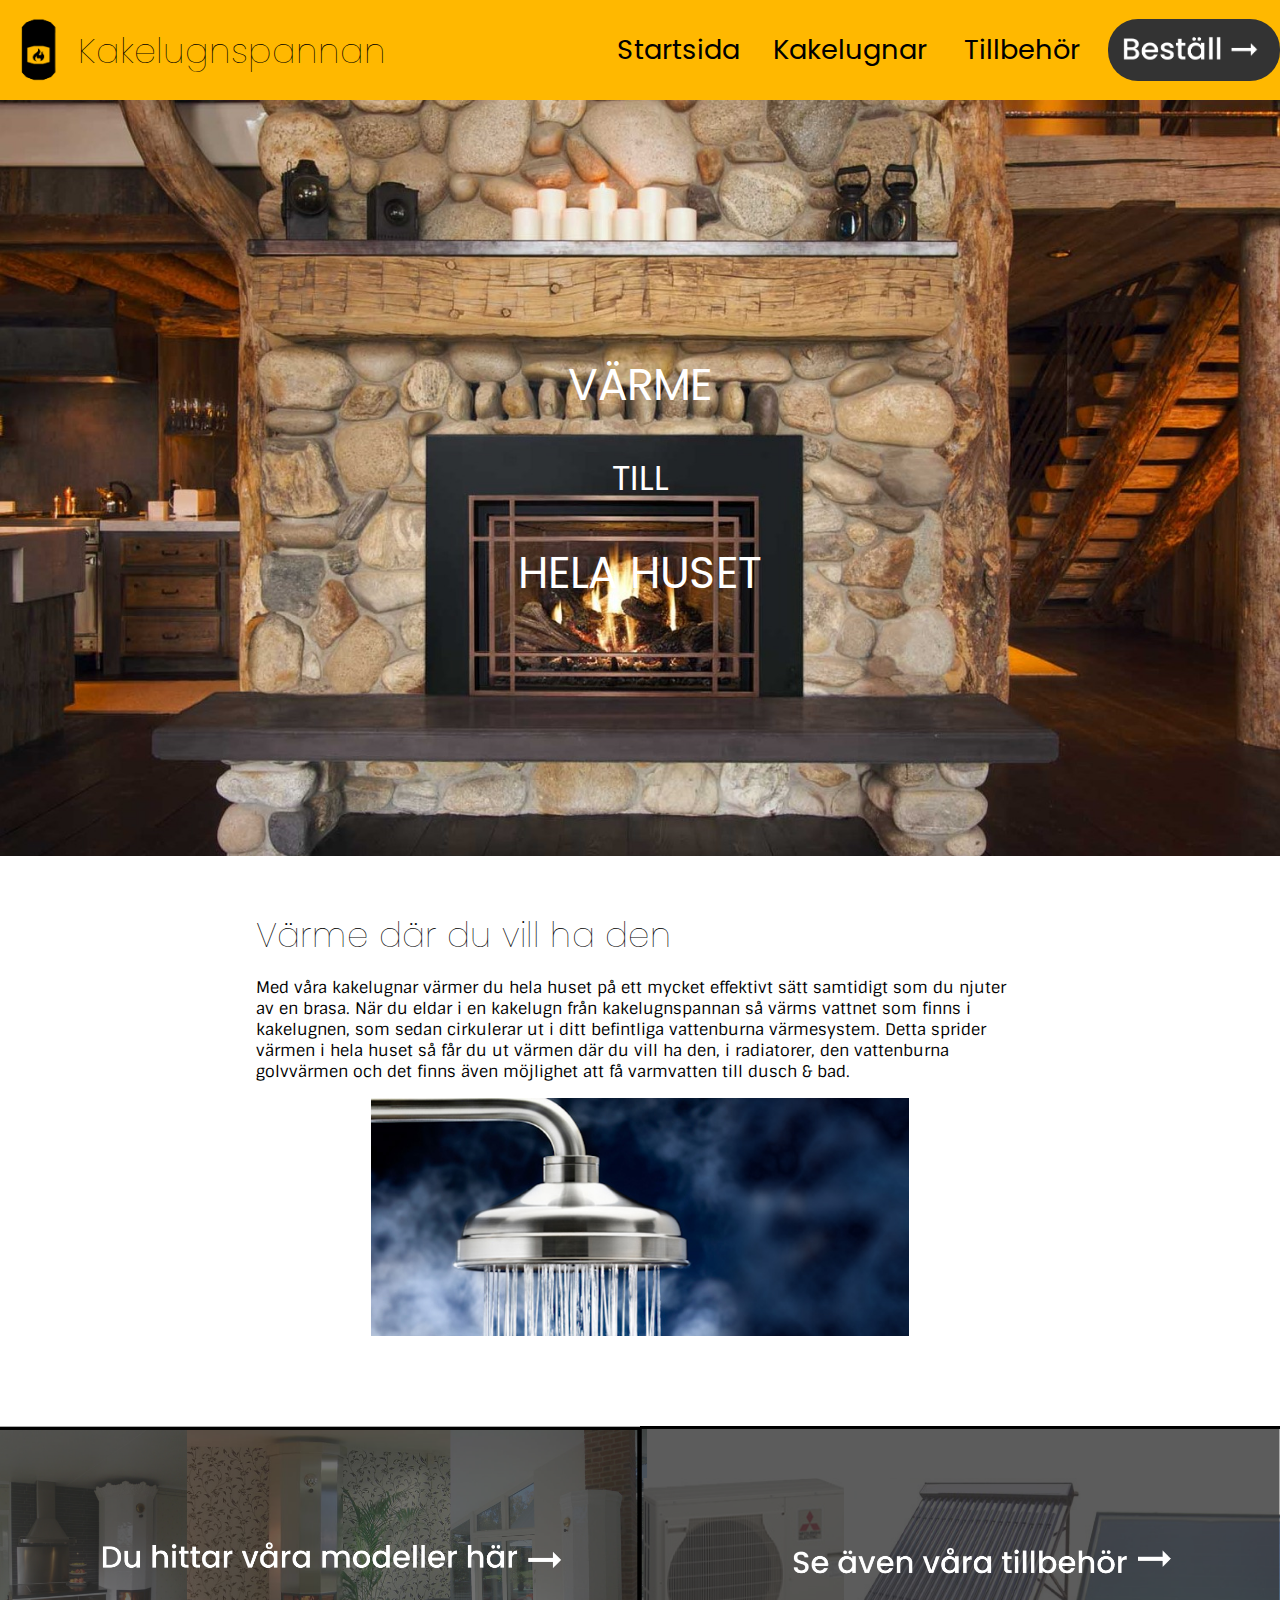
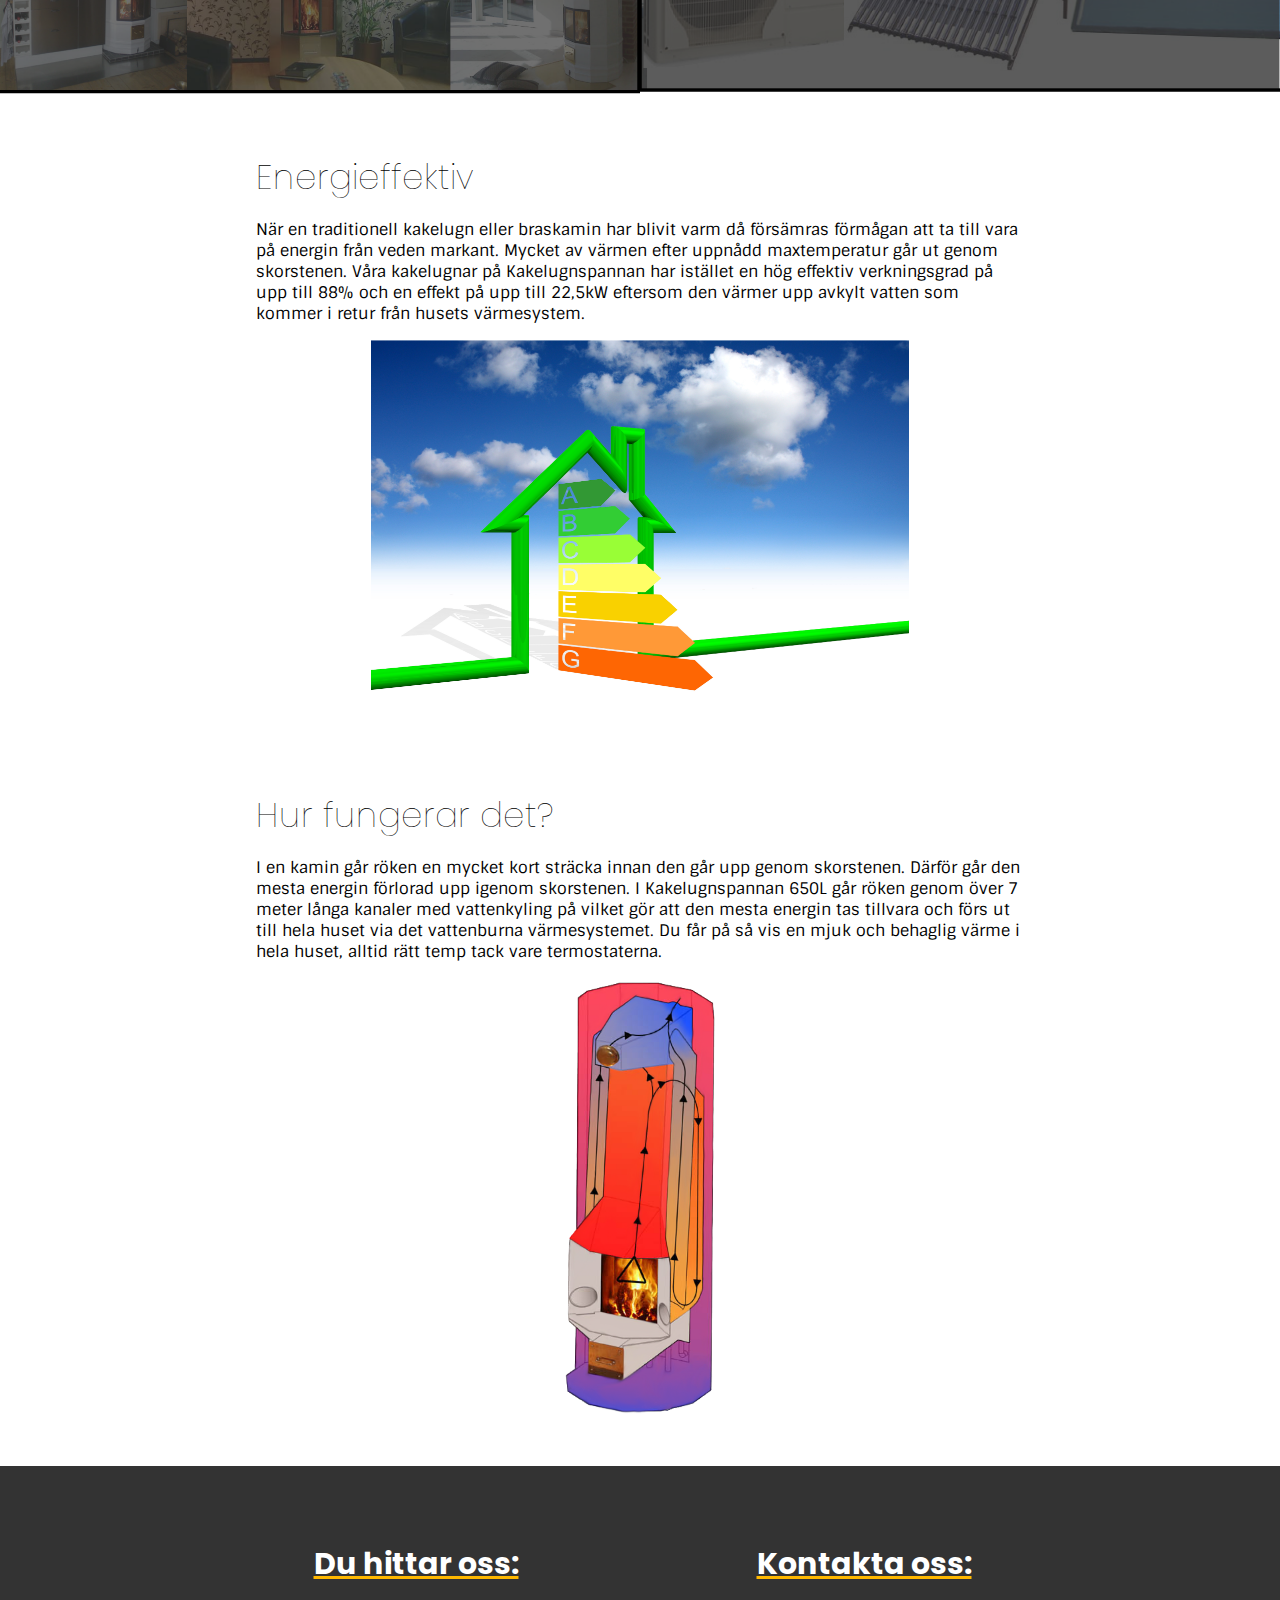
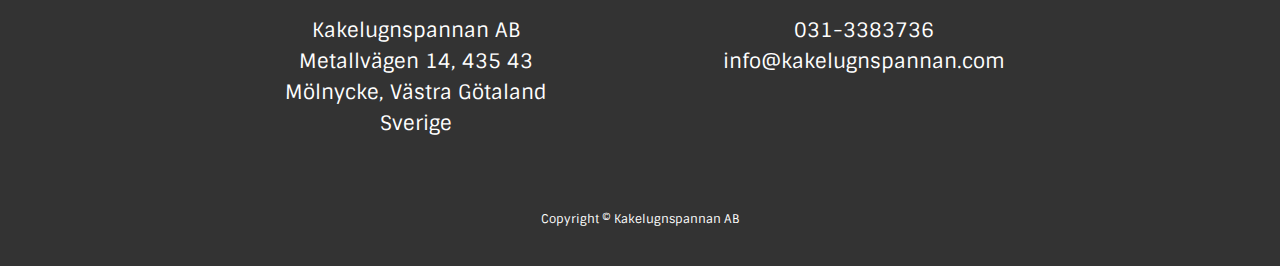
<file: index.html>
<!DOCTYPE html>
<html lang="sv">
<head>
    <meta charset="UTF-8">
    <meta name="viewport" content="width=device-width, initial-scale=1.0">
    <meta http-equiv="X-UA-Compatible" content="ie=edge">
    <title>Kakelugnspannan</title>
    <link rel="stylesheet" href="css/css.css">
    <link href="https://fonts.googleapis.com/css?family=Poppins" rel="stylesheet">
    <link href="https://fonts.googleapis.com/css?family=Sintony&display=swap" rel="stylesheet">
</head>

<body>


    <!--Det som är inuti den oranga baren-->
    <header>
        <img class="iconugn" src="img/kakelgn.png" alt="En ikon av en kakelugn">
        <h1 class="logo">Kakelugnspannan</h1>

        <!--Navigering nedanför som endast syns vid användning av dator-->
        <nav class="nav2">
            <div class="pc"><a href="index.html">Startsida</a></div>
            <div class="pc"><a href="kakelugn.html">Kakelugnar</a></div>
            <div class="pc"><a href="tillbehor.html">Tillbehör</a></div>
            <div class="bestall"> 
                <a href="bestall.html"><img src="img/Screenshot_2.png" id="llb" alt="Beställ->"></a>
            </div>
        </nav>

        <!--Knapp som endast syns vid mobil-->
        <button id="menu_button"><img class="menuicon" src="img/menu-24px.svg" alt="meny"></button>

    </header>


    <!--Meny som endast syns med mobilen-->
    <nav id="main_menu">
        <button id="exit_menu">
            <svg id="close" xmlns="http://www.w3.org/2000/svg" width="42" height="42" viewBox="0 0 24 24">
                <path fill="none" d="M0 0h24v24H0V0z"/>
                <path d="M19 6.41L17.59 5 12 10.59 6.41 5 5 6.41 10.59 12 5 17.59 6.41 19 12 13.41 17.59 19 19 17.59 13.41 12 19 6.41z" />
            </svg>
        </button>

        <div id="line"></div>

        <!--Du kommer troligtsvis se fler ställen med någon enstaka style då det känns onödigt att skapa en ny tag för något litet-->
        <p id="navtext0"><a href="index.html">Startsida</a></p>
        <p class="navtext"><a href="kakelugn.html">Kakelugnar</a></p>
        <p class="navtext"><a href="tillbehor.html">Tillbehör</a></p>
        <p id="navtext1">Se även vår andra sida:</p>
        <p id="navtext2"><a href="https://www.vedeldadstenugn.se/">Vedeldade Pizzaugnar</a></p>

        <div id="bestall">
            <div class="bestall"> 
                <a href="bestall.html"><img src="img/Screenshot_1.png" id="order_button" alt="Beställ->"></a>
            </div>
        </div>

    </nav>


    <!--Bilden som kommer först på framsidan (har två olika bilder, en som är bredare som visas på datorn)-->
    <figcaption class="hero-image">
        <img class="mobilehidden" src="img/firee.jpg" alt="En mysig brasa.">
        <img class="pchidden" src="img/fireplace2.jpg" alt="En mysig brasa.">
        <div class="hero-text">
          <h2>VÄRME</h2>
          <h3>TILL</h3>
          <h2>HELA HUSET</h2>
        </div>
    </figcaption>


    <!--En av textrutorna med bild-->
    <section class="container">
        <h2>Värme där du vill ha den</h2>
        <p>Med våra kakelugnar värmer du hela huset på ett mycket effektivt sätt samtidigt som du njuter av en brasa.
            När du eldar i en kakelugn från kakelugnspannan så värms vattnet som finns i kakelugnen, som sedan
            cirkulerar ut i ditt befintliga vattenburna värmesystem. Detta sprider värmen i hela huset så får du ut
            värmen där du vill ha den, i radiatorer, den vattenburna golvvärmen och det finns även möjlighet att få
            varmvatten till dusch & bad.</p>
        <img id="iimg1" src="img/varmvatten.jpg" alt="En bild som visar hur man kan koppla värmeslingor och radiatorer till kakelugnen.">
    </section>


    <!--Knapparna som visas för mobilen (ser lite annorlunda ut)-->
    <div class="pchidden">
        <a href="kakelugn.html"><img src="img/knapp.png" alt="Du hittar våra modeller här->"></a>
        <a href="tillbehor.html"><img src="img/knapp2.png" alt="Se även våra tillbehör->"></a>
    </div>


    <!--Knapparna som visas för datorn-->
    <div class="knappar">
        <a href="kakelugn.html"><img src="img/knapp1n.png" alt="Du hittar våra modeller här->"></a>
        <a href="tillbehor.html"><img src="img/knapp2n.png" alt="Se även våra tillbehör->"></a>
    </div>


    <!--En av textrutorna med bild-->
    <section class="container">
        <h2>Energieffektiv</h2>
        <p>När en traditionell kakelugn eller braskamin har blivit varm då försämras förmågan att ta till vara på
            energin från veden markant. Mycket av värmen efter uppnådd maxtemperatur går ut genom skorstenen. Våra
            kakelugnar på Kakelugnspannan har istället en hög effektiv verkningsgrad på upp till 88% och en effekt på
            upp till 22,5kW eftersom den värmer upp avkylt vatten som kommer i retur från husets värmesystem.</p>
        <img id="iimg2" src="img/energieffektivt3.jpg" alt="A+ i energiskalan">
    </section>


    <!--En av textrutorna med bild-->
    <section class="container">
        <h2>Hur fungerar det?</h2>
        <p>I en kamin går röken en mycket kort sträcka innan den går upp genom skorstenen. Därför går den mesta energin
            förlorad upp igenom skorstenen. I Kakelugnspannan 650L går röken genom över 7 meter långa kanaler med
            vattenkyling på vilket gör att den mesta energin tas tillvara och förs ut till hela huset via det
            vattenburna värmesystemet. Du får på så vis en mjuk och behaglig värme i hela huset, alltid rätt temp tack
            vare termostaterna.
        </p>
        <img id="iimg3" src="img/rokugn.png" alt="En 3d-modell av en kakelugn som visar hur röken i kakelugnen rör sig uppåt">
    </section>


    <footer>

        <!--Kolumner som visar sig vid dator-läge-->
        <section class="columns">

            <div>
                <h3>Du hittar oss:</h3>
                <p class="ftext">Kakelugnspannan AB</p>
                <p class="ftext">Metallvägen 14, 435 43</p>
                <p class="ftext">Mölnycke, Västra Götaland</p>
                <p class="ftext">Sverige</p>
            </div>

            <div>
            <h3>Kontakta oss:</h3>
                <p class="ftext">031-3383736</p>
                <p class="ftext">info@kakelugnspannan.com</p>
            </div>

        </section>

        <p class="cr">Copyright © Kakelugnspannan AB</p>

    </footer>


    <script src="js/js.js"></script>


</body>
</html>
</file>
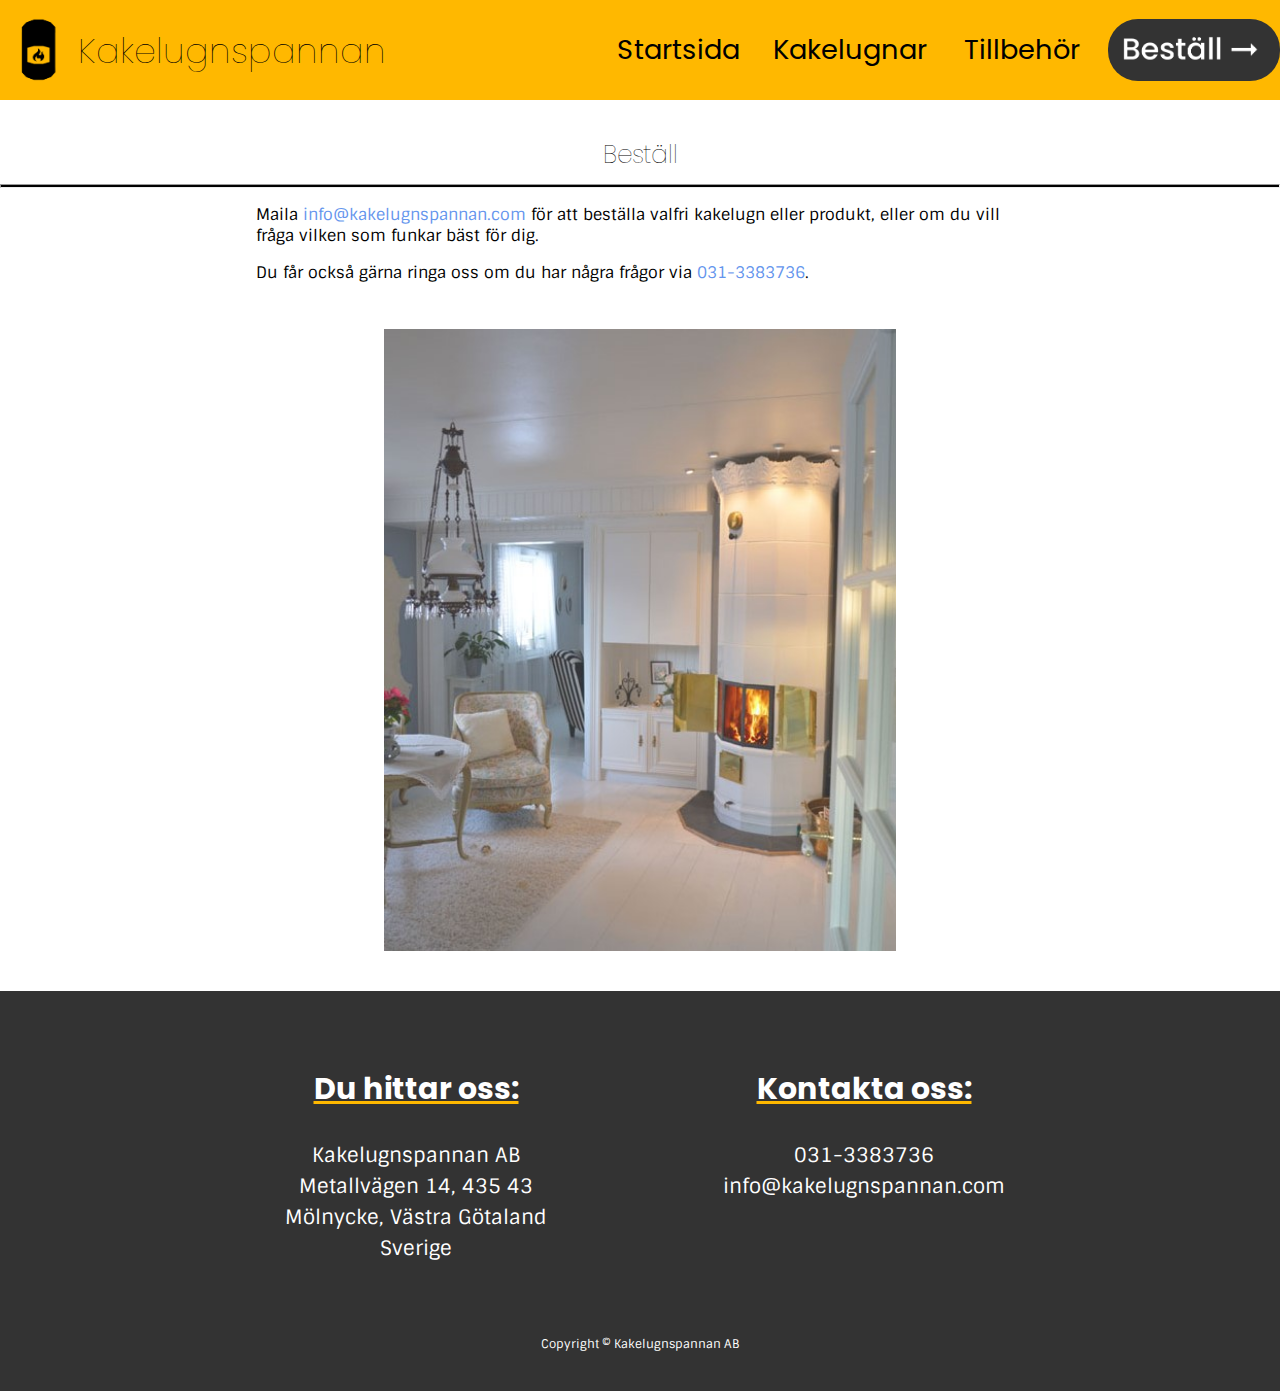
<file: bestall.html>
<!DOCTYPE html>
<html lang="sv">
<head>
    <meta charset="UTF-8">
    <meta name="viewport" content="width=device-width, initial-scale=1.0">
    <meta http-equiv="X-UA-Compatible" content="ie=edge">
    <title>Kakelugnspannan</title>
    <link rel="stylesheet" href="css/css.css">
    <link href="https://fonts.googleapis.com/css?family=Poppins" rel="stylesheet">
    <link href="https://fonts.googleapis.com/css?family=Sintony&display=swap" rel="stylesheet">
</head>

<body>


    <!--Det som är inuti den oranga baren-->
    <header>
        <img class="iconugn" src="img/kakelgn.png" alt="En ikon av en kakelugn">
        <h1 class="logo">Kakelugnspannan</h1>

        <!--Navigering nedanför som endast syns vid användning av dator-->
        <nav class="nav2">
            <div class="pc"><a href="index.html">Startsida</a></div>
            <div class="pc"><a href="kakelugn.html">Kakelugnar</a></div>
            <div class="pc"><a href="tillbehor.html">Tillbehör</a></div>
            <div class="bestall"> 
                <a href="bestall.html"><img src="img/Screenshot_2.png" id="llb" alt="Beställ->"></a>
            </div>
        </nav>

        <!--Knapp som endast syns vid mobil-->
        <button id="menu_button"><img class="menuicon" src="img/menu-24px.svg" alt="meny"></button>

    </header>


    <!--Meny som endast syns med mobilen-->
    <nav id="main_menu">
        <button id="exit_menu">
            <svg id="close" xmlns="http://www.w3.org/2000/svg" width="42" height="42" viewBox="0 0 24 24">
                <path fill="none" d="M0 0h24v24H0V0z"/>
                <path d="M19 6.41L17.59 5 12 10.59 6.41 5 5 6.41 10.59 12 5 17.59 6.41 19 12 13.41 17.59 19 19 17.59 13.41 12 19 6.41z" />
            </svg>
        </button>

        <div id="line"></div>

        <!--Du kommer troligtsvis se flera ställen med någon enstaka style då det känns onödigt att skapa en ny tag för något litet-->
        <p id="navtext0"><a href="index.html">Startsida</a></p>
        <p class="navtext"><a href="kakelugn.html">Kakelugnar</a></p>
        <p class="navtext"><a href="tillbehor.html">Tillbehör</a></p>
        <p id="navtext1">Se även vår andra sida:</p>
        <p id="navtext2"><a href="https://www.vedeldadstenugn.se/">Vedeldade Pizzaugnar</a></p>

        <div id="bestall">
            <div class="bestall"> 
                <a href="bestall.html"><img src="img/Screenshot_1.png" id="order_button" alt="Beställ->"></a>
            </div>
        </div>

    </nav>


    <h2 class="centered">Beställ</h2>
    <hr>

    <!-- Länken till mailen nedanför verkar inte fungera för mig men jag behåller det då det är meningen att det ska fungera. -->
    <section class="container">
        <p>Maila <a class="mail" href="mailto:info@kakelugnspannan.com">info@kakelugnspannan.com</a> för att beställa valfri kakelugn eller produkt, eller om du vill fråga vilken som funkar bäst för dig.</p>
        <p>Du får också gärna ringa oss om du har några frågor via <a class="mail" href="tel:031-3383736">031-3383736</a>.</p>
    </section>

    <img src="img/Kakelugn_650_rum.jpg" id="pfl" alt="Mysig kakelugn">


    <footer>

        <!--Kolumner som visar sig vid dator-läge-->
        <section class="columns">

            <div>
                <h3>Du hittar oss:</h3>
                <p class="ftext">Kakelugnspannan AB</p>
                <p class="ftext">Metallvägen 14, 435 43</p>
                <p class="ftext">Mölnycke, Västra Götaland</p>
                <p class="ftext">Sverige</p>
            </div>

            <div>
            <h3>Kontakta oss:</h3>
                <p class="ftext">031-3383736</p>
                <p class="ftext">info@kakelugnspannan.com</p>
            </div>

        </section>

        <p class="cr">Copyright © Kakelugnspannan AB</p>

    </footer>


    <script src="js/js.js"></script>


</body>
</html>
</file>
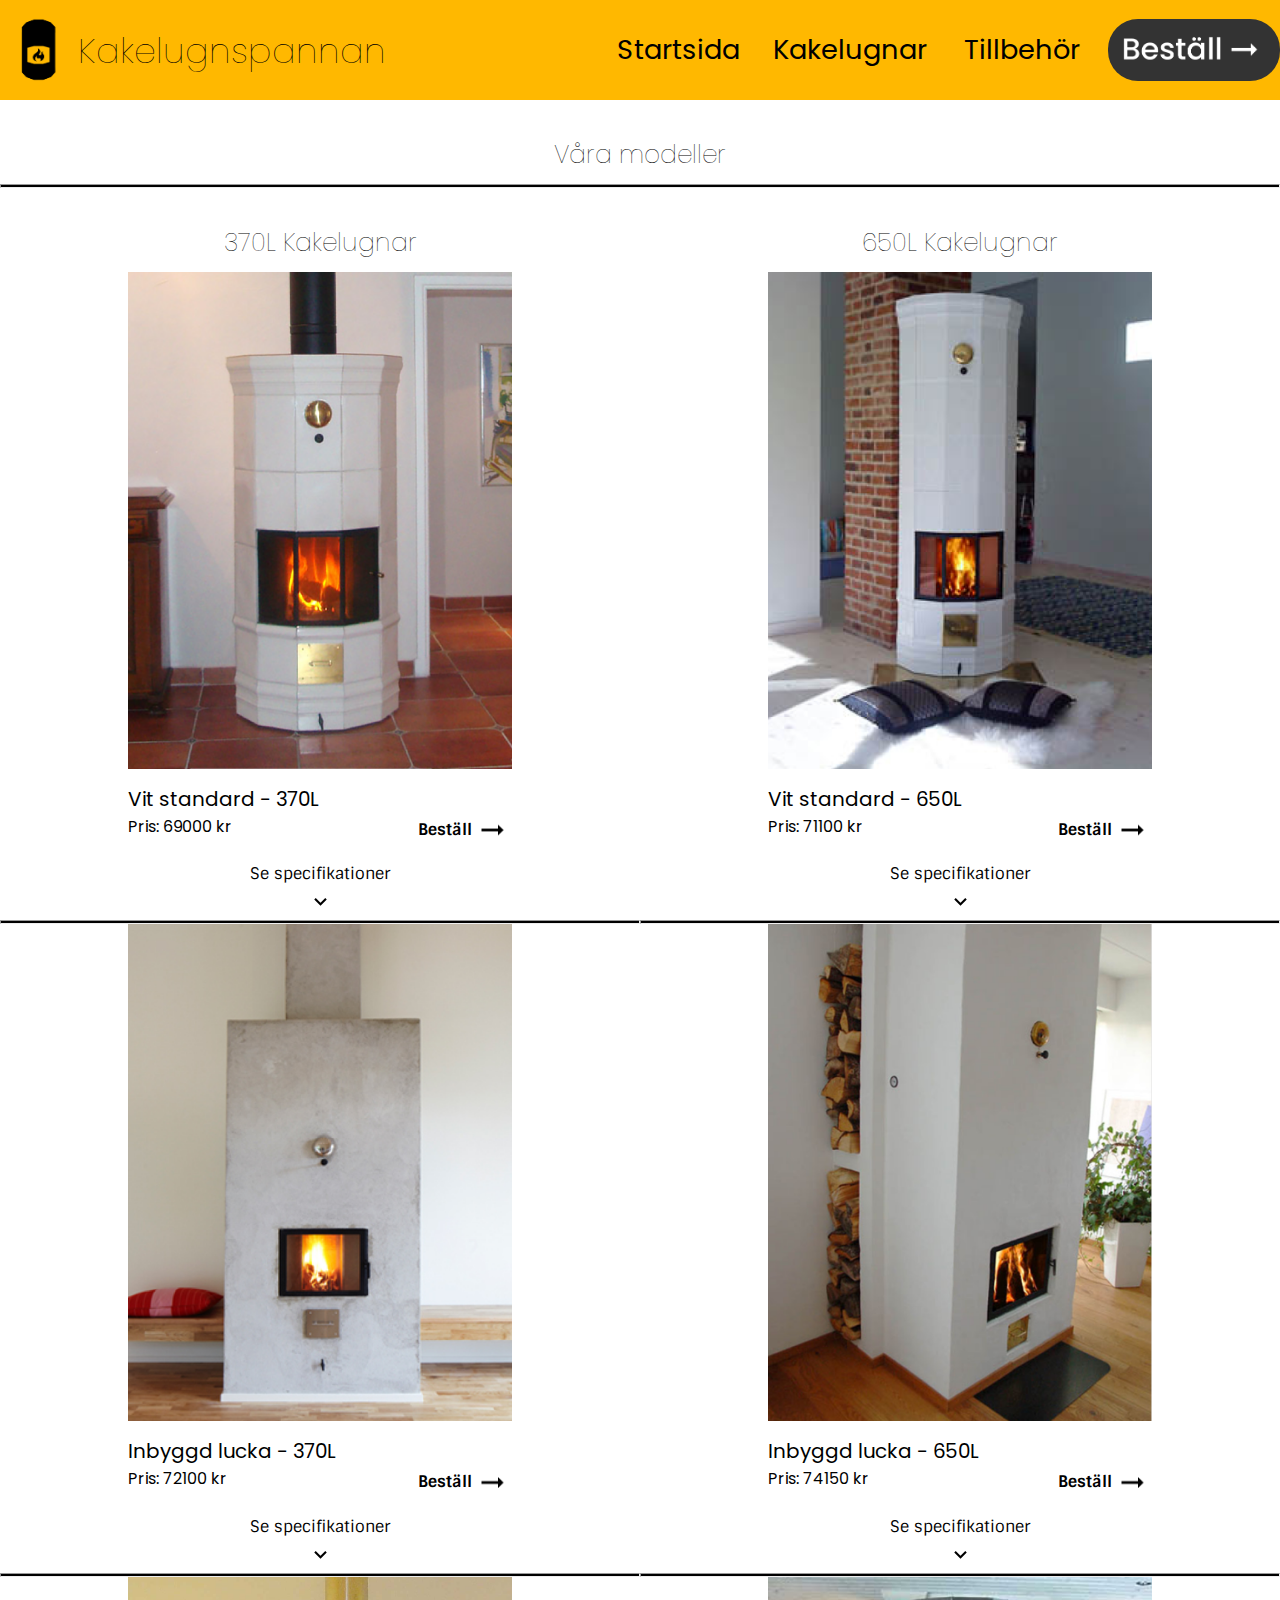
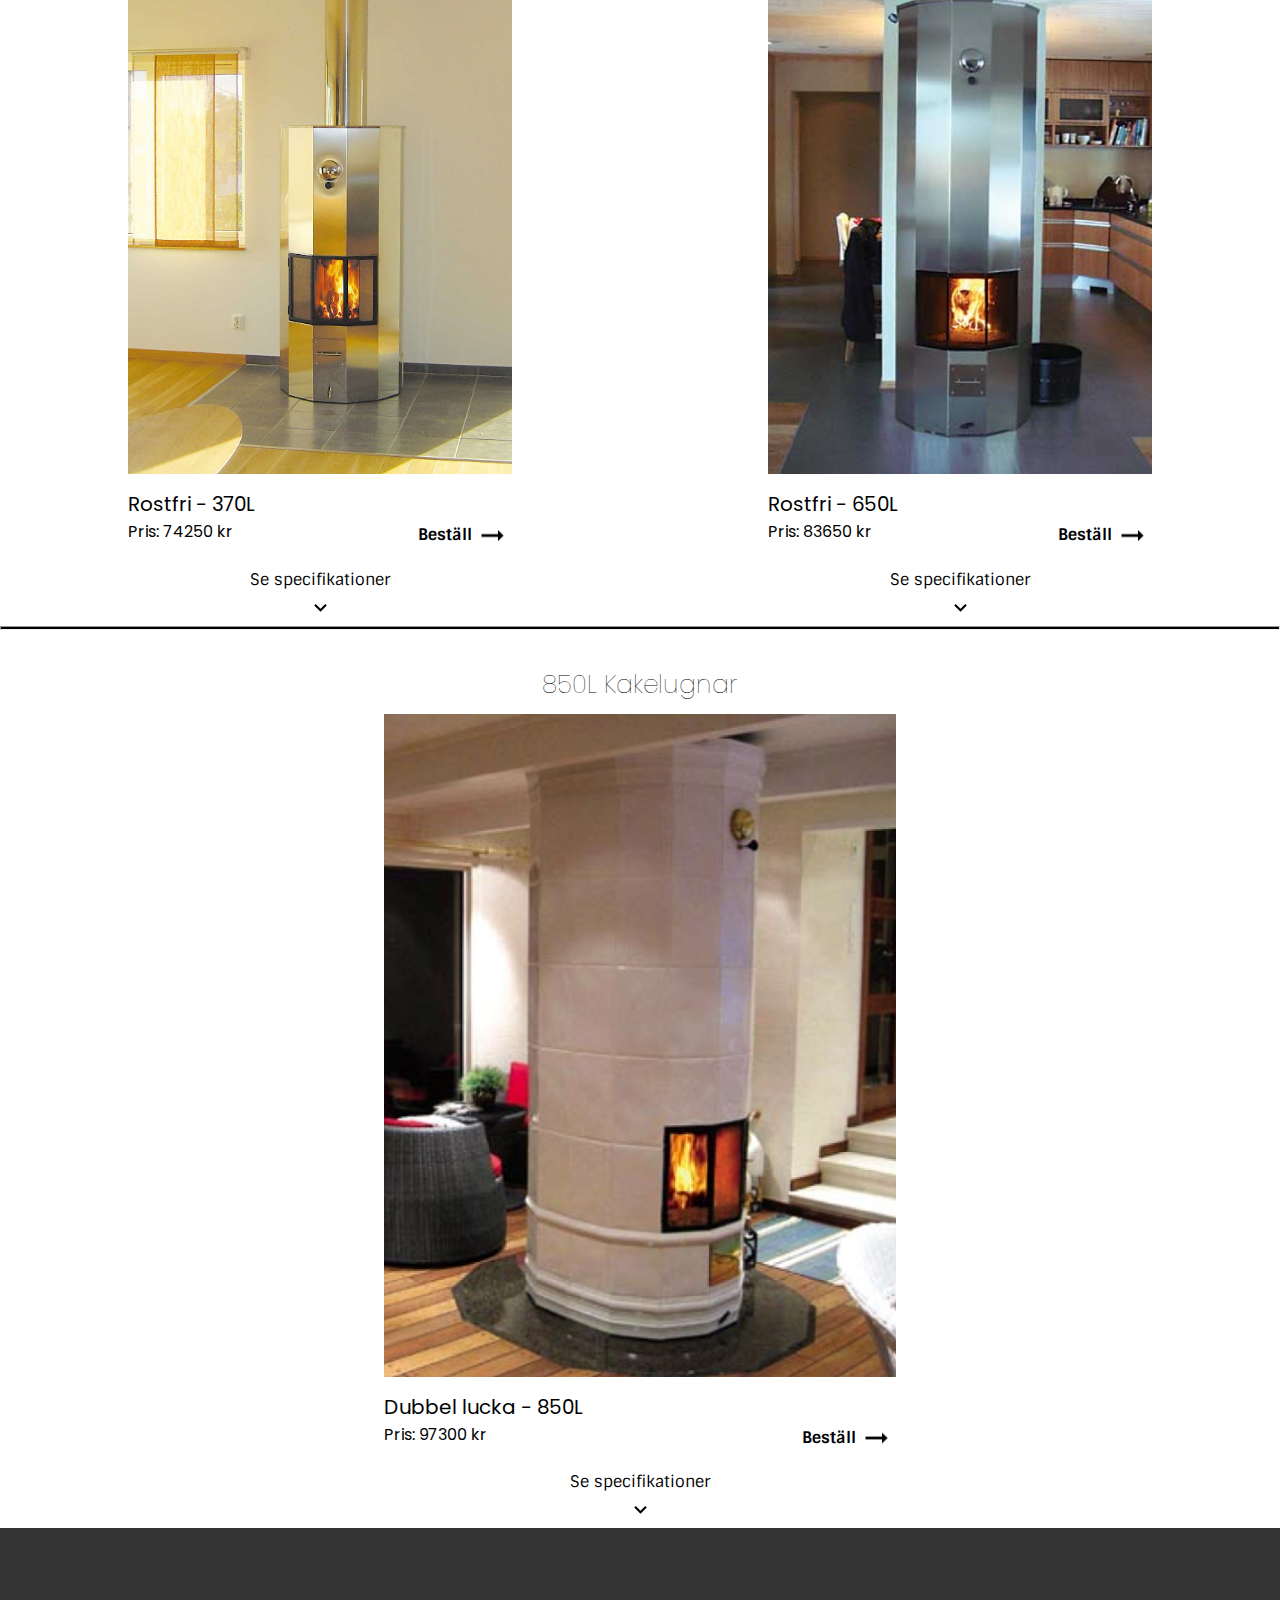
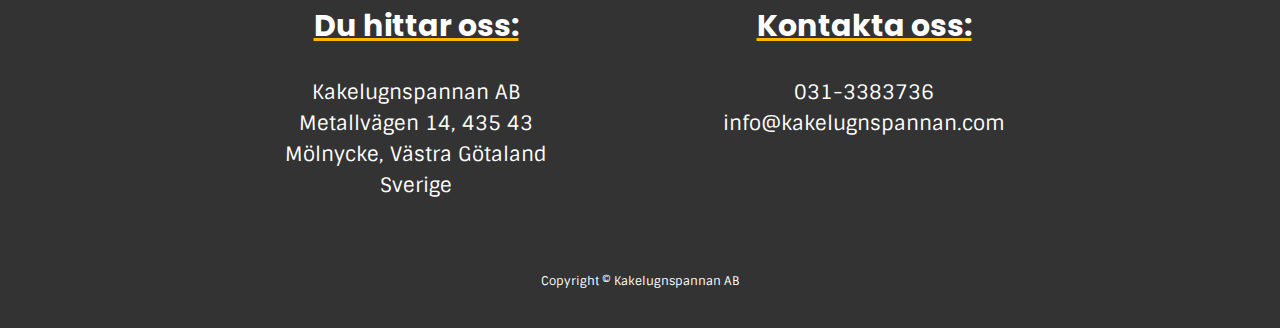
<file: kakelugn.html>
<!DOCTYPE html>
<html lang="sv">
<head>
    <meta charset="UTF-8">
    <meta name="viewport" content="width=device-width, initial-scale=1.0">
    <meta http-equiv="X-UA-Compatible" content="ie=edge">
    <title>Kakelugnspannan</title>
    <link rel="stylesheet" href="css/css.css">
    <link href="https://fonts.googleapis.com/css?family=Poppins" rel="stylesheet">
    <link href="https://fonts.googleapis.com/css?family=Sintony&display=swap" rel="stylesheet">
</head>

<body>


    <!--Det som är inuti den oranga baren-->
    <header>
        <img class="iconugn" src="img/kakelgn.png" alt="En ikon av en kakelugn">
        <h1 class="logo">Kakelugnspannan</h1>

        <!--Navigering nedanför som endast syns vid användning av dator-->
        <nav class="nav2">
            <div class="pc"><a href="index.html">Startsida</a></div>
            <div class="pc"><a href="kakelugn.html">Kakelugnar</a></div>
            <div class="pc"><a href="tillbehor.html">Tillbehör</a></div>
            <div class="bestall"> 
                <a href="bestall.html"><img src="img/Screenshot_2.png" id="llb" alt="Beställ->"></a>
            </div>
        </nav>

        <!--Knapp som endast syns vid mobil-->
        <button id="menu_button"><img class="menuicon" src="img/menu-24px.svg" alt="meny"></button>

    </header>


    <!--Meny som endast syns med mobilen-->
    <nav id="main_menu">
        <button id="exit_menu">
            <svg id="close" xmlns="http://www.w3.org/2000/svg" width="42" height="42" viewBox="0 0 24 24">
                <path fill="none" d="M0 0h24v24H0V0z"/>
                <path d="M19 6.41L17.59 5 12 10.59 6.41 5 5 6.41 10.59 12 5 17.59 6.41 19 12 13.41 17.59 19 19 17.59 13.41 12 19 6.41z" />
            </svg>
        </button>

        <div id="line"></div>

        <!--Du kommer troligtsvis se fler ställen med någon enstaka style då det känns onödigt att skapa en ny tag för något litet-->
        <p id="navtext0"><a href="index.html">Startsida</a></p>
        <p class="navtext"><a href="kakelugn.html">Kakelugnar</a></p>
        <p class="navtext"><a href="tillbehor.html">Tillbehör</a></p>
        <p id="navtext1">Se även vår andra sida:</p>
        <p id="navtext2"><a href="https://www.vedeldadstenugn.se/">Vedeldade Pizzaugnar</a></p>

        <div id="bestall">
            <div class="bestall"> 
                <a href="bestall.html"><img src="img/Screenshot_1.png" id="order_button" alt="Beställ->"></a>
            </div>
        </div>

    </nav>


    <!--Titel-->
    <h2 class="centered">Våra modeller</h2>
    <hr>

<!--Section som används för att göra kolumner vid datoranpassning-->
<section class="t70s50">

    <!--Div innehållandes alla 370-kakelugnar-->
    <div>
        <h2 class="centered">370L Kakelugnar</h2>
        <!--Första kakelugnen-->
        <img class="modell" src="img/vit370v2.png" alt="Vit 370L kakelugn">
        <div class="container">
            <p class="name">Vit standard - 370L</p>
            <div class="compact">
                <p class="price">Pris: 69000 kr </p> 
                <a href="bestall.html"><b>Beställ <img class="arrow" src="img/baseline_arrow_right_alt_black_18dp.png" alt="Arrow pointing right"></b></a>
            </div>
        </div>

        <button type="button" id="collapsible1"><p class="arrdown">Se specifikationer</p><img src="img/keyboard_arrow_down-24px.svg" alt="Downpointing arrow" class="arrdownimg"></button>
        
        
            <dl id="content1">
                <dt><b>Effekt:</b> 19,9 kW totalt</dt>
                <dt><b>Effektfördelning vatten/strålning:</b> 17,5 kW / 2,4 kW</dt>
                <dt><b>Total verkningsgrad:</b> 82%</dt>
                <dt><b>Medelvärde utgående rökgastemperatur:</b> 174°C</dt>
                <dt><b>Höjd:</b> 1610 mm</dt>
                <dt><b>Bredd:</b> 740 mm</dt>
                <dt><b>Djup:</b> 740 mm</dt>
                <dt><b>Vikt:</b> 270 kg vid leverans</dt>
                <dt><b>Totalvikt:</b> 680 kg</dt>
                <dt><b>Vattenvolym:</b> 370 liter</dt>
                <dt><b>Max vedlängd:</b> 50 cm</dt>
                <dt><b>Rekommenderad vedlängd:</b> 33 cm</dt>
                <dt><b>Eldstadsvolym:</b> 30 liter</dt>
                <dt><b>Asklådsvolym:</b> 12 liter</dt>
                <dt><b>Toppanslutning av skorsten:</b> Ja</dt>
                <dt><b>Bakanslutning av skorsten:</b> Ja</dt>
                <dt><b>Kan anslutas till både inne och uteluft:</b> Ja</dt>
                <dt><b>Rökgasanslutning:</b> 150 mm invändigt</dt>
                <dt><b>Rökgasanslutningen baktill till centrum:</b> 1360 mm</dt>
                <dt><b>Avstånd till brännbar vägg baktill:</b> 50 mm</dt>
                <dt><b>Avständ till brännbar pararell sidovägg:</b> 100 mm</dt>
                <dt><b>Fundament som underlag:</b> Krävs</dt>
                <button type="button" id="recall1"><img src="img/keyboard_arrow_up-24px.svg" class="arrdownimg" alt="Arrow pointing up"></button>
            </dl>


        <!--Andra kakelugnen-->
        <hr>
        <img class="modell" src="img/inbyggd370v2.png" alt="Inbyggd 370L kakelugn">
        <div class="container">
            <p class="name">Inbyggd lucka - 370L</p>
            <div class="compact">
                <p class="price">Pris: 72100 kr </p> 
                <a href="bestall.html"><b> Beställ <img class="arrow" src="img/baseline_arrow_right_alt_black_18dp.png" alt="Arrow pointing right"></b></a>
            </div>
        </div>

        <button type="button" id="collapsible2"><p class="arrdown">Se specifikationer</p><img src="img/keyboard_arrow_down-24px.svg" alt="Downpointing arrow" class="arrdownimg"></button>
        
        
        <dl id="content2">
            <dt><b>Effekt:</b> 19,9 kW totalt</dt>
            <dt><b>Effektfördelning vatten/strålning:</b> 17,5 kW / 2,4 kW</dt>
            <dt><b>Total verkningsgrad:</b> 82%</dt>
            <dt><b>Medelvärde utgående rökgastemperatur:</b> 174°C</dt>
            <dt><b>Höjd:</b> 1610 mm</dt>
            <dt><b>Bredd:</b> 740 mm</dt>
            <dt><b>Djup:</b> 740 mm</dt>
            <dt><b>Vikt:</b> 270 kg vid leverans</dt>
            <dt><b>Totalvikt:</b> 680 kg</dt>
            <dt><b>Vattenvolym:</b> 370 liter</dt>
            <dt><b>Max vedlängd:</b> 50 cm</dt>
            <dt><b>Rekommenderad vedlängd:</b> 33 cm</dt>
            <dt><b>Eldstadsvolym:</b> 30 liter</dt>
            <dt><b>Asklådsvolym:</b> 12 liter</dt>
            <dt><b>Toppanslutning av skorsten:</b> Ja</dt>
            <dt><b>Bakanslutning av skorsten:</b> Ja</dt>
            <dt><b>Kan anslutas till både inne och uteluft:</b> Ja</dt>
            <dt><b>Rökgasanslutning:</b> 150 mm invändigt</dt>
            <dt><b>Rökgasanslutningen baktill till centrum:</b> 1360 mm</dt>
            <dt><b>Avstånd till brännbar vägg baktill:</b> 50 mm</dt>
            <dt><b>Avständ till brännbar pararell sidovägg:</b> 100 mm</dt>
            <dt><b>Fundament som underlag:</b> Krävs</dt>
            <button type="button" id="recall2"><img src="img/keyboard_arrow_up-24px.svg" class="arrdownimg" alt="Arrow pointing up"></button>
        </dl>

        <hr>
        <img class="modell" src="img/rostfri370v2.png" alt="Rostfri 370L kakelugn">
        <div class="container">
            <p class="name">Rostfri - 370L</p>
            <div class="compact">
                <p class="price">Pris: 74250 kr </p> 
                <a href="bestall.html"><b> Beställ <img class="arrow" src="img/baseline_arrow_right_alt_black_18dp.png" alt="Arrow pointing right"></b></a>
            </div>
        </div>

        <!--Knapp som extendar nedanstående div --  här klagar validatorn en del för det är en <p> inuti en button, men om jag tar bort det så funkar inte min design-->
        <button type="button" id="collapsible"><p class="arrdown">Se specifikationer</p><img src="img/keyboard_arrow_down-24px.svg" alt="Downpointing arrow" class="arrdownimg"></button>

            <!--(Syns inte förrens man klickat på den)-->
            <dl id="content">
                <dt><b>Effekt:</b> 19,9 kW totalt</dt>
                <dt><b>Effektfördelning vatten/strålning:</b> 17,5 kW / 2,4 kW</dt>
                <dt><b>Total verkningsgrad:</b> 82%</dt>
                <dt><b>Medelvärde utgående rökgastemperatur:</b> 174°C</dt>
                <dt><b>Höjd:</b> 1610 mm</dt>
                <dt><b>Bredd:</b> 740 mm</dt>
                <dt><b>Djup:</b> 740 mm</dt>
                <dt><b>Vikt:</b> 270 kg vid leverans</dt>
                <dt><b>Totalvikt:</b> 680 kg</dt>
                <dt><b>Vattenvolym:</b> 370 liter</dt>
                <dt><b>Max vedlängd:</b> 50 cm</dt>
                <dt><b>Rekommenderad vedlängd:</b> 33 cm</dt>
                <dt><b>Eldstadsvolym:</b> 30 liter</dt>
                <dt><b>Asklådsvolym:</b> 12 liter</dt>
                <dt><b>Toppanslutning av skorsten:</b> Ja</dt>
                <dt><b>Bakanslutning av skorsten:</b> Ja</dt>
                <dt><b>Kan anslutas till både inne och uteluft:</b> Ja</dt>
                <dt><b>Rökgasanslutning:</b> 150 mm invändigt</dt>
                <dt><b>Rökgasanslutningen baktill till centrum:</b> 1360 mm</dt>
                <dt><b>Avstånd till brännbar vägg baktill:</b> 50 mm</dt>
                <dt><b>Avständ till brännbar pararell sidovägg:</b> 100 mm</dt>
                <dt><b>Fundament som underlag:</b> Krävs</dt>
                <button type="button" id="recall"><img src="img/keyboard_arrow_up-24px.svg" class="arrdownimg" alt="Arrow pointing up"></button>
            </dl>

    </div>



    <!--Linje som inte visas med dator-->
    <hr class="pchidden">

    <!--Alla 650L kakelugnar-->
    <div>
        <h2 class="centered">650L Kakelugnar</h2>
        <img class="modell" src="img/vit650vt.png" alt="Vit 650L kakelugn">
        <div class="container">
            <p class="name">Vit standard - 650L</p>
            <div class="compact">
                <p class="price">Pris: 71100 kr </p> 
                <a href="bestall.html"><b> Beställ <img class="arrow" src="img/baseline_arrow_right_alt_black_18dp.png" alt="Arrow pointing right"></b></a>
            </div>
        </div>

        <button type="button" id="collapsible4"><p class="arrdown">Se specifikationer</p><img src="img/keyboard_arrow_down-24px.svg" alt="Downpointing arrow" class="arrdownimg"></button>

        <dl id="content4">
            <dt><b>Effekt:</b> 19,5 kW totalt</dt>
            <dt><b>Effektfördelning vatten/strålning:</b> 16,7 kW / 2,8 kW</dt>
            <dt><b>Total verkningsgrad:</b> 87%</dt>
            <dt><b>Medelvärde utgående rökgastemperatur:</b> 140°C</dt>
            <dt><b>Höjd:</b> 2190 mm+*</dt>
            <dt><b>Bredd:</b> 740 mm</dt>
            <dt><b>Djup:</b> 740 mm</dt>
            <dt><b>Vikt:</b> 350 kg vid leverans</dt>
            <dt><b>Totalvikt:</b> 1050 kg</dt>
            <dt><b>Vattenvolym:</b> 650 liter</dt>
            <dt><b>Max vedlängd:</b> 50 cm</dt>
            <dt><b>Rekommenderad vedlängd:</b> 33 cm</dt>
            <dt><b>Eldstadsvolym:</b> 30 liter</dt>
            <dt><b>Asklådsvolym:</b> 12 liter</dt>
            <dt><b>Toppanslutning av skorsten:</b> Ja</dt>
            <dt><b>Bakanslutning av skorsten:</b> Ja</dt>
            <dt><b>Kan anslutas till både inne och uteluft:</b> Ja</dt>
            <dt><b>Rökgasanslutning:</b> 150 mm invändigt</dt>
            <dt><b>Rökgasanslutningen baktill till centrum:</b> 1950 mm</dt>
            <dt><b>Avstånd till brännbar vägg baktill:</b> 50 mm</dt>
            <dt><b>Avständ till brännbar pararell sidovägg:</b> 100 mm</dt>
            <dt><b>Fundament som underlag:</b> Krävs</dt>
            <dt class="note">+Vid köp av krona tillkommer 140 mm</dt>
            <dt class="note">*Kakelugnen går att beställa i en nedkortad version med lägre volym för dig med 205 cm takhöjd. Vid lägre takhöjd kan man välja 370 L och förlänga den något.</dt>
            <button type="button" id="recall4"><img src="img/keyboard_arrow_up-24px.svg" class="arrdownimg" alt="Arrow pointing up"></button>
        </dl>

        
        <!--Andra 650L-->
        <hr>
        <img class="modell" src="img/inbyggd650v2.png" alt="Inbyggd 650L kakelugn">
        <div class="container">
            <p class="name">Inbyggd lucka - 650L</p>
            <div class="compact">
                <p class="price">Pris: 74150 kr </p> 
                <a href="bestall.html"><b> Beställ <img class="arrow" src="img/baseline_arrow_right_alt_black_18dp.png" alt="Arrow pointing right"></b></a>
            </div>
        </div>

        <button type="button" id="collapsible5"><p class="arrdown">Se specifikationer</p><img src="img/keyboard_arrow_down-24px.svg" alt="Downpointing arrow" class="arrdownimg"></button>


        <dl id="content5">
            <dt><b>Effekt:</b> 19,5 kW totalt</dt>
            <dt><b>Effektfördelning vatten/strålning:</b> 16,7 kW / 2,8 kW</dt>
            <dt><b>Total verkningsgrad:</b> 87%</dt>
            <dt><b>Medelvärde utgående rökgastemperatur:</b> 140°C</dt>
            <dt><b>Höjd:</b> 2190 mm+*</dt>
            <dt><b>Bredd:</b> 740 mm</dt>
            <dt><b>Djup:</b> 740 mm</dt>
            <dt><b>Vikt:</b> 350 kg vid leverans</dt>
            <dt><b>Totalvikt:</b> 1050 kg</dt>
            <dt><b>Vattenvolym:</b> 650 liter</dt>
            <dt><b>Max vedlängd:</b> 50 cm</dt>
            <dt><b>Rekommenderad vedlängd:</b> 33 cm</dt>
            <dt><b>Eldstadsvolym:</b> 30 liter</dt>
            <dt><b>Asklådsvolym:</b> 12 liter</dt>
            <dt><b>Toppanslutning av skorsten:</b> Ja</dt>
            <dt><b>Bakanslutning av skorsten:</b> Ja</dt>
            <dt><b>Kan anslutas till både inne och uteluft:</b> Ja</dt>
            <dt><b>Rökgasanslutning:</b> 150 mm invändigt</dt>
            <dt><b>Rökgasanslutningen baktill till centrum:</b> 1950 mm</dt>
            <dt><b>Avstånd till brännbar vägg baktill:</b> 50 mm</dt>
            <dt><b>Avständ till brännbar pararell sidovägg:</b> 100 mm</dt>
            <dt><b>Fundament som underlag:</b> Krävs</dt>
            <dt class="note">+Vid köp av krona tillkommer 140 mm</dt>
            <dt class="note">*Kakelugnen går att beställa i en nedkortad version med lägre volym för dig med 205 cm takhöjd. Vid lägre takhöjd kan man välja 370 L och förlänga den något.</dt>
            <button type="button" id="recall5"><img src="img/keyboard_arrow_up-24px.svg" class="arrdownimg" alt="Arrow pointing up"></button>
        </dl>

        <!--Tredje 650L-->
        <hr>
        <img class="modell" src="img/rostfri650v2.png" alt="Rostfri 650L kakelugn">
        <div class="container">
            <p class="name">Rostfri - 650L</p>
            <div class="compact">
                <p class="price">Pris: 83650 kr </p> 
                <a href="bestall.html"><b> Beställ <img class="arrow" src="img/baseline_arrow_right_alt_black_18dp.png" alt="Arrow pointing right"></b></a>
            </div>
        </div>

        <button type="button" id="collapsible3"><p class="arrdown">Se specifikationer</p><img src="img/keyboard_arrow_down-24px.svg" alt="Downpointing arrow" class="arrdownimg"></button>


        <dl id="content3">
            <dt><b>Effekt:</b> 19,5 kW totalt</dt>
            <dt><b>Effektfördelning vatten/strålning:</b> 16,7 kW / 2,8 kW</dt>
            <dt><b>Total verkningsgrad:</b> 87%</dt>
            <dt><b>Medelvärde utgående rökgastemperatur:</b> 140°C</dt>
            <dt><b>Höjd:</b> 2190 mm+*</dt>
            <dt><b>Bredd:</b> 740 mm</dt>
            <dt><b>Djup:</b> 740 mm</dt>
            <dt><b>Vikt:</b> 350 kg vid leverans</dt>
            <dt><b>Totalvikt:</b> 1050 kg</dt>
            <dt><b>Vattenvolym:</b> 650 liter</dt>
            <dt><b>Max vedlängd:</b> 50 cm</dt>
            <dt><b>Rekommenderad vedlängd:</b> 33 cm</dt>
            <dt><b>Eldstadsvolym:</b> 30 liter</dt>
            <dt><b>Asklådsvolym:</b> 12 liter</dt>
            <dt><b>Toppanslutning av skorsten:</b> Ja</dt>
            <dt><b>Bakanslutning av skorsten:</b> Ja</dt>
            <dt><b>Kan anslutas till både inne och uteluft:</b> Ja</dt>
            <dt><b>Rökgasanslutning:</b> 150 mm invändigt</dt>
            <dt><b>Rökgasanslutningen baktill till centrum:</b> 1950 mm</dt>
            <dt><b>Avstånd till brännbar vägg baktill:</b> 50 mm</dt>
            <dt><b>Avständ till brännbar pararell sidovägg:</b> 100 mm</dt>
            <dt><b>Fundament som underlag:</b> Krävs</dt>
            <dt class="note">+Vid köp av krona tillkommer 140 mm</dt>
            <dt class="note">*Kakelugnen går att beställa i en nedkortad version med lägre volym för dig med 205 cm takhöjd. Vid lägre takhöjd kan man välja 370 L och förlänga den något.</dt>
            <button type="button" id="recall3"><img src="img/keyboard_arrow_up-24px.svg" class="arrdownimg" alt="Arrow pointing up"></button>
        </dl>


    </div>
</section>


<!--En 850L kakelugn (annorlunda storlek jämfört med de andra på datorskärm-->
    <hr>
    <h2 class="centered">850L Kakelugnar</h2>
    <img id="modell" src="img/vit850v2.png" alt="Vit 850L kakelugn med två luckor">
    <div id="container1">
        <p class="name">Dubbel lucka - 850L</p>
        <div class="compact">
            <p class="price">Pris: 97300 kr </p> 
            <a href="bestall.html"><b> Beställ <img class="arrow" src="img/baseline_arrow_right_alt_black_18dp.png" alt="Arrow pointing right"></b></a>
        </div>
    </div>

    <button type="button" id="collapsible6"><p class="arrdown">Se specifikationer</p><img src="img/keyboard_arrow_down-24px.svg" alt="Downpointing arrow" class="arrdownimg"></button>


    <dl id="content6">
        <dt id="t650"> Har två öppningar vilket ger möjlighet att bygga in den i väggen så att elden kan betraktas från två rum, eller om man så önskar mitt i ett rum.</dt>
        <dt><b>Effekt:</b> 22,5 kW totalt</dt>
        <dt><b>Effektfördelning vatten/strålning:</b> 18,2 kW / 4,3 kW</dt>
        <dt><b>Total verkningsgrad:</b> 82%</dt>
        <dt><b>Medelvärde utgående rökgastemperatur:</b> 148°C</dt>
        <dt><b>Höjd:</b> 2190 mm</dt>
        <dt><b>Bredd:</b> 740 mm</dt>
        <dt><b>Djup:</b> 940 mm</dt>
        <dt><b>Vikt:</b> 540 kg vid leverans</dt>
        <dt><b>Totalvikt:</b> 1490 kg</dt>
        <dt><b>Vattenvolym:</b> 850 liter</dt>
        <dt><b>Max vedlängd:</b> 90 cm</dt>
        <dt><b>Rekommenderad vedlängd:</b> 33 cm</dt>
        <dt><b>Eldstadsvolym:</b> 46 liter</dt>
        <dt><b>Asklådsvolym:</b> 12 liter</dt>
        <dt><b>Toppanslutning av skorsten:</b> Ja</dt>
        <dt><b>Bakanslutning av skorsten:</b> Nej</dt>
        <dt><b>Kan anslutas till både inne och uteluft:</b> Ja</dt>
        <dt><b>Rökgasanslutning:</b> 150 mm invändigt</dt>
        <dt><b>Rökgasanslutningen baktill till centrum:</b> Finns ej</dt>
        <dt><b>Avstånd till brännbar vägg baktill:</b> 50 mm</dt>
        <dt><b>Avständ till brännbar pararell sidovägg:</b> 100 mm</dt>
        <dt><b>Fundament som underlag:</b> Krävs</dt>
        <button type="button" id="recall6"><img src="img/keyboard_arrow_up-24px.svg" class="arrdownimg" alt="Arrow pointing up"></button>
    </dl>


    <footer>

        <!--Kolumner som visar sig vid dator-läge-->
        <section class="columns">

            <div>
                <h3>Du hittar oss:</h3>
                <p class="ftext">Kakelugnspannan AB</p>
                <p class="ftext">Metallvägen 14, 435 43</p>
                <p class="ftext">Mölnycke, Västra Götaland</p>
                <p class="ftext">Sverige</p>
            </div>

            <div>
            <h3>Kontakta oss:</h3>
                <p class="ftext">031-3383736</p>
                <p class="ftext">info@kakelugnspannan.com</p>
            </div>

        </section>

        <p class="cr">Copyright © Kakelugnspannan AB</p>

    </footer>


    <script src="js/js.js"></script>


</body>
</html>
</file>
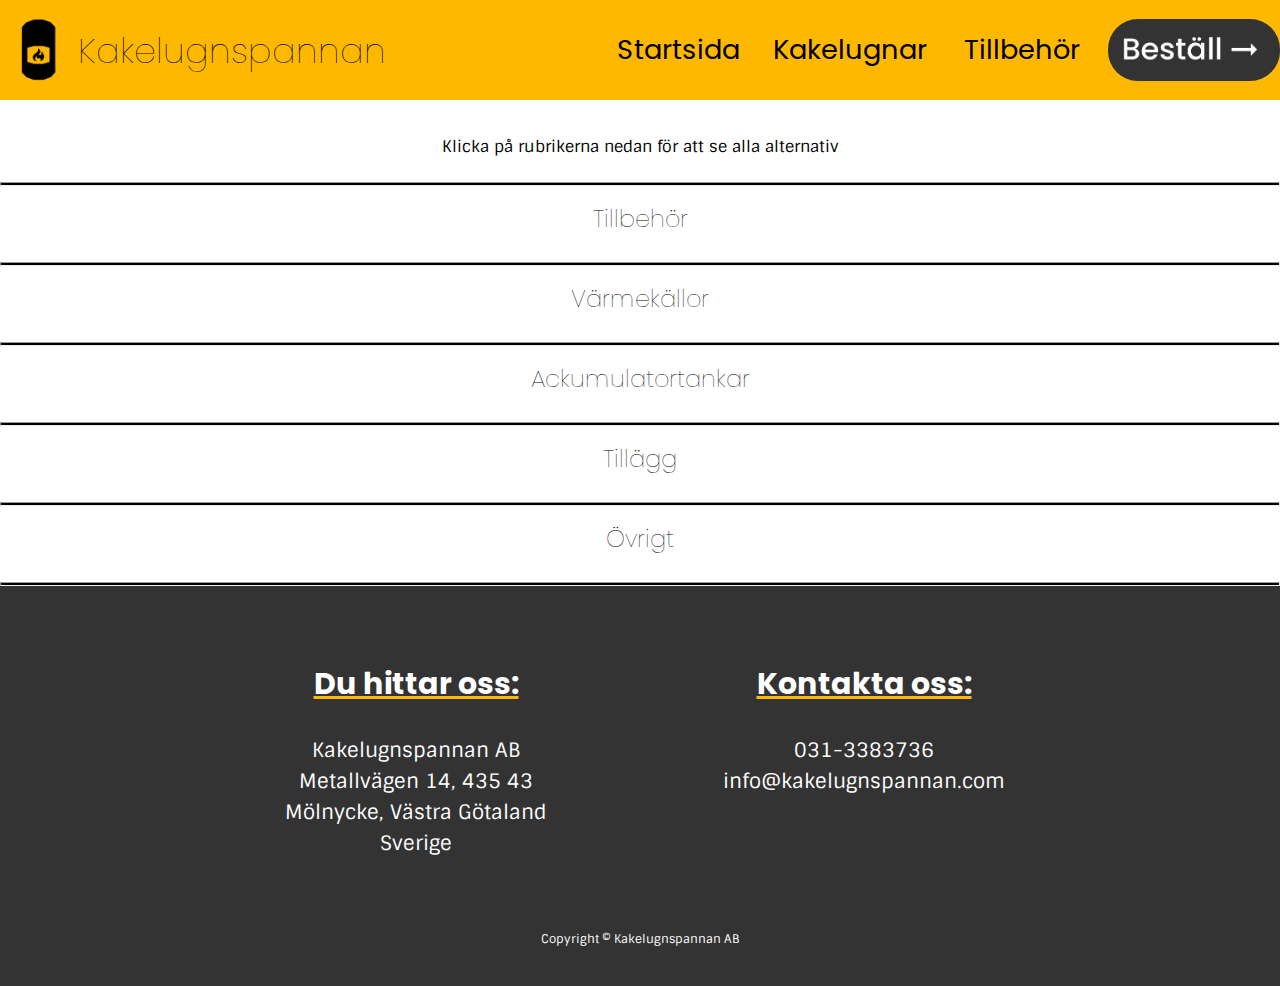
<file: tillbehor.html>
<!DOCTYPE html>
<html lang="sv">
<head>
    <meta charset="UTF-8">
    <meta name="viewport" content="width=device-width, initial-scale=1.0">
    <meta http-equiv="X-UA-Compatible" content="ie=edge">
    <title>Kakelugnspannan</title>
    <link rel="stylesheet" href="css/css.css">
    <link href="https://fonts.googleapis.com/css?family=Poppins" rel="stylesheet">
    <link href="https://fonts.googleapis.com/css?family=Sintony&display=swap" rel="stylesheet">
</head>

<body>


    <!--Det som är inuti den oranga baren-->
    <header>
        <img class="iconugn" src="img/kakelgn.png" alt="En ikon av en kakelugn">
        <h1 class="logo">Kakelugnspannan</h1>

        <!--Navigering nedanför som endast syns vid användning av dator-->
        <nav class="nav2">
            <div class="pc"><a href="index.html">Startsida</a></div>
            <div class="pc"><a href="kakelugn.html">Kakelugnar</a></div>
            <div class="pc"><a href="tillbehor.html">Tillbehör</a></div>
            <div class="bestall"> 
                <a href="bestall.html"><img src="img/Screenshot_2.png" id="llb" alt="Beställ->"></a>
            </div>
        </nav>

        <!--Knapp som endast syns vid mobil-->
        <button id="menu_button"><img class="menuicon" src="img/menu-24px.svg" alt="meny"></button>

    </header>


    <!--Meny som endast syns med mobilen-->
    <nav id="main_menu">
        <button id="exit_menu">
            <svg id="close" xmlns="http://www.w3.org/2000/svg" width="42" height="42" viewBox="0 0 24 24">
                <path fill="none" d="M0 0h24v24H0V0z"/>
                <path d="M19 6.41L17.59 5 12 10.59 6.41 5 5 6.41 10.59 12 5 17.59 6.41 19 12 13.41 17.59 19 19 17.59 13.41 12 19 6.41z" />
            </svg>
        </button>

        <div id="line"></div>

        <!--Du kommer troligtsvis se fler ställen med någon enstaka style då det känns onödigt att skapa en ny tag för något litet-->
        <p id="navtext0"><a href="index.html">Startsida</a></p>
        <p class="navtext"><a href="kakelugn.html">Kakelugnar</a></p>
        <p class="navtext"><a href="tillbehor.html">Tillbehör</a></p>
        <p id="navtext1">Se även vår andra sida:</p>
        <p id="navtext2"><a href="https://www.vedeldadstenugn.se/">Vedeldade Pizzaugnar</a></p>

        <div id="bestall">
            <div class="bestall"> 
                <a href="bestall.html"><img src="img/Screenshot_1.png" id="order_button" alt="Beställ->"></a>
            </div>
        </div>

    </nav>


    <p id="ilt">Klicka på rubrikerna nedan för att se alla alternativ</p>
    <hr class="line1">

    <!--Tillbehör-underrubrik-->
    <button type="button" class="collapsible">Tillbehör</button>
    <section class="content">
        <dl class="item">
            <dt class="name">Handgjord krona</dt>   
            <dd class="price1">Pris: 3800 kr</dd>
            <hr class="line2">
        </dl>
        <dl class="item">
            <dt class="name">Mässingluckor</dt>   
            <dd class="price1">Pris: 3900 kr</dd>
            <hr class="line2">
        </dl>
        <dl class="item">
            <dt class="name">Gnistplåt - mässing</dt>   
            <dd class="price1">Pris: 1480 kr</dd>
            <hr class="line2">
        </dl>
        <dl class="item">
            <dt class="name">Gnistplåt - svart</dt>   
            <dd class="price1">Pris: 1120 kr</dd>
            <hr class="line2">
        </dl>
        <dl class="item">
            <dt class="name">Eldgaller med speciallegrering</dt>
            <dd class="detailstop"><b>Max temperatur:</b> 1350°C</dd>
            <dd class="price1">Pris: 670 kr</dd>
            <hr class="line2">
        </dl>
    </section>
    <hr class="line1">

    <!--Värmekällor underrubrik--> 
    <button type="button" class="collapsible">Värmekällor</button>
        <section class="content">
            <dl class="item">
                <dt class="name">Värmepump</dt>   
                <dd class="detailstop"><b>Modell:</b> Mitsubishi W50VHA</dd>
                <dd class="details"><b>Effekt:</b> 5 kW</dd>
                <dd class="details"><b>COP:</b> 4,1</dd>
                <dd class="details"><b>Bredd:</b> 950 mm</dd>
                <dd class="details"><b>Djup:</b> 330 mm</dd>
                <dd class="details"><b>Höjd:</b> 740 mm</dd>
                <dd class="details"><b>Vikt:</b> 64 kg</dd>
                <dd class="price1">Pris: 45800 kr</dd>
                <hr class="line2">
            </dl> 
            <dl class="item">
                <dt class="name">Solfångare 4 st med plana paneler</dt>   
                <dd class="detailstop"><b>Styr och reglersystem:</b> Ja</dd>
                <dd class="details"><b>Total solkontaktyta:</b> 7,4 m²</dd>
                <dd class="details"><b>Uppfångad energi:</b> 3300 kWh/år</dd>
                <dd class="price1">Pris: 30400 kr</dd>
                <hr class="line2">
            </dl>
            <dl class="item">
                <dt class="name">Solfångare med 60st vakuumrör</dt>   
                <dd class="detailstop"><b>Styr och reglersystem:</b> Ja</dd>
                <dd class="details"><b>Total solkontaktyta:</b> 5,66 m²</dd>
                <dd class="details"><b>Uppfångad energi:</b> 4007 kWh/år</dd>
                <dd class="price1">Pris: 30400 kr</dd>
                <hr class="line2">
            </dl>
            <dl class="item">
                <dt class="name">Elpatron - 6 kW</dt>   
                <dd class="price1">Pris: 2970 kr</dd>
                <hr class="line2">
            </dl>
            <dl class="item">
                <dt class="name">Elpatron - 9 kW</dt>   
                <dd class="price1">Pris: 3470 kr</dd>
                <hr class="line2">
            </dl>        
        </section>
        <hr class="line1">

    <!--Ackumulatortank underrubrik-->
    <button type="button" class="collapsible">Ackumulatortankar</button>
        <section class="content">
            <dl class="item">
                <dt class="name">500L Ackumulatortank</dt>   
                <dd class="price1">Pris: 10060 kr</dd>
                <hr class="line2">
            </dl>
            <dl class="item">
                <dt class="name">500L Ackumulatortank med 120L kopparmantlad beredare inuti</dt>   
                <dd class="price1">Pris: 13350 kr</dd>
                <hr class="line2">
            </dl>
            <dl class="item">
                <dt class="name">500L Ackumulatortank med 200L kopparmantlad beredare & 9,5 m solvärmeslinga inuti</dt>   
                <dd class="price1">Pris: 16400 kr</dd>
                <hr class="line2">
            </dl>
            <dl class="item">
                <dt class="name">500L Ackumulatortank med 300L kopparmantlad beredare & 9,5 m solvärmeslinga inuti</dt>   
                <dd class="price1">Pris: 18650 kr</dd>
                <hr class="line2">
            </dl>
            <dl class="item">
                <dt class="name">500L Ackumulatortank med 24,5 m kamrörsbatteri för tappvarmvatten inuti</dt>   
                <dd class="price1">Pris: 17400 kr</dd>
                <hr class="line2">
            </dl>
        </section>
        <hr class="line1">

    <!--Tillägg underrubrik-->
    <button type="button" class="collapsible">Tillägg</button>
    <section class="content">
        <dl class="item">
            <dt class="name">Utökan till 750L Ackumulatortank av tidigare alternativ</dt>   
            <dd class="price1">Pris: 4370 kr</dd>
            <hr class="line2">
        </dl>
        <dl class="item">
            <dt class="name">Flytt av anslutningen till rökgas röret på kakelugnen</dt>   
            <dd class="price1">Pris: 3500 kr</dd>
            <hr class="line2">
        </dl>
    </section>
    <hr class="line1">
            
    <!--Övrigt underrubrik-->
    <button type="button" class="collapsible">Övrigt</button>
    <section class="content">
        <dl class="item">
            <dt class="name">Tryckstyrd cirkulationspump</dt>   
            <dd class="detailstop"><b>Klass:</b> A</dd>
            <dd class="price1">Pris: 3950 kr</dd>
            <hr class="line2">
        </dl>
        <dl class="item">
            <dt class="name">Differanstermostat</dt>   
            <dd class="price1">Pris: 3100 kr</dd>
            <hr class="line2">
        </dl>
        <dl class="item">
            <dt class="name">Backventil</dt>   
            <dd class="price1">Pris: 685 kr</dd>
            <hr class="line2">
        </dl>
        <dl class="item">
            <dt class="name">Blandningsventil</dt>   
            <dd class="price1">Pris: 1680 kr</dd>
            <hr class="line2">
        </dl>
        <dl class="item">
            <dt class="name">Anslutningsrör ställbart 0-45°</dt>   
            <dd class="detailstop"><b>Murstos inkluderat:</b> Ja</dd>
            <dd class="price1">Pris: 1070 kr</dd>
            <hr class="line2">
        </dl>
        <dl class="item">
            <dt class="name">Anslutningsrör ställbart 0-90°</dt>   
            <dd class="detailstop"><b>Murstos inkluderat:</b> Ja</dd>
            <dd class="price1">Pris: 1270 kr</dd>
            <hr class="line2">
        </dl>
        <dl class="item">
            <dt class="name">Murstos</dt>   
            <dd class="price1">Pris: 475 kr</dd>
            <hr class="line2">
        </dl>
        <dl class="item">
            <dt class="name">Genomströmningsslinga för tappvarmvatten</dt>   
            <dd class="price1">Pris: 3960 kr</dd>
            <hr class="line2">
        </dl>
        <dl class="item">
            <dt class="name">Flexibel rostfri slang för anslutning mellan solfångare och ackumulatortank</dt>  
            <dd class="detailstop"><b>Längd:</b> 10 m</dd> 
            <dd class="details"><b>Isolering:</b> Ja</dd>
            <dd class="price1">Pris: 1740 kr</dd>
            <hr class="line2">
        </dl>
        <dl class="item">
            <dt class="name">Flexibel rostfri slang för anslutning mellan solfångare och ackumulatortank - dubbel</dt>  
            <dd class="detailstop"><b>Längd:</b> 10 m</dd> 
            <dd class="details"><b>Isolering:</b> Ja</dd>
            <dd class="price1">Pris: 3240 kr</dd>
            <hr class="line2">
        </dl>
    </section>
    <hr class="line1">




    <footer>

        <!--Kolumner som visar sig vid dator-läge-->
        <section class="columns">

            <div>
                <h3>Du hittar oss:</h3>
                <p class="ftext">Kakelugnspannan AB</p>
                <p class="ftext">Metallvägen 14, 435 43</p>
                <p class="ftext">Mölnycke, Västra Götaland</p>
                <p class="ftext">Sverige</p>
            </div>

            <div>
            <h3>Kontakta oss:</h3>
                <p class="ftext">031-3383736</p>
                <p class="ftext">info@kakelugnspannan.com</p>
            </div>

        </section>

        <p class="cr">Copyright © Kakelugnspannan AB</p>

    </footer>

    
    <!--Seperat javascriptfil för den tidigare inte klarade av allt-->
    <script src="js/jsjs.js"></script>


</body>
</html>
</file>
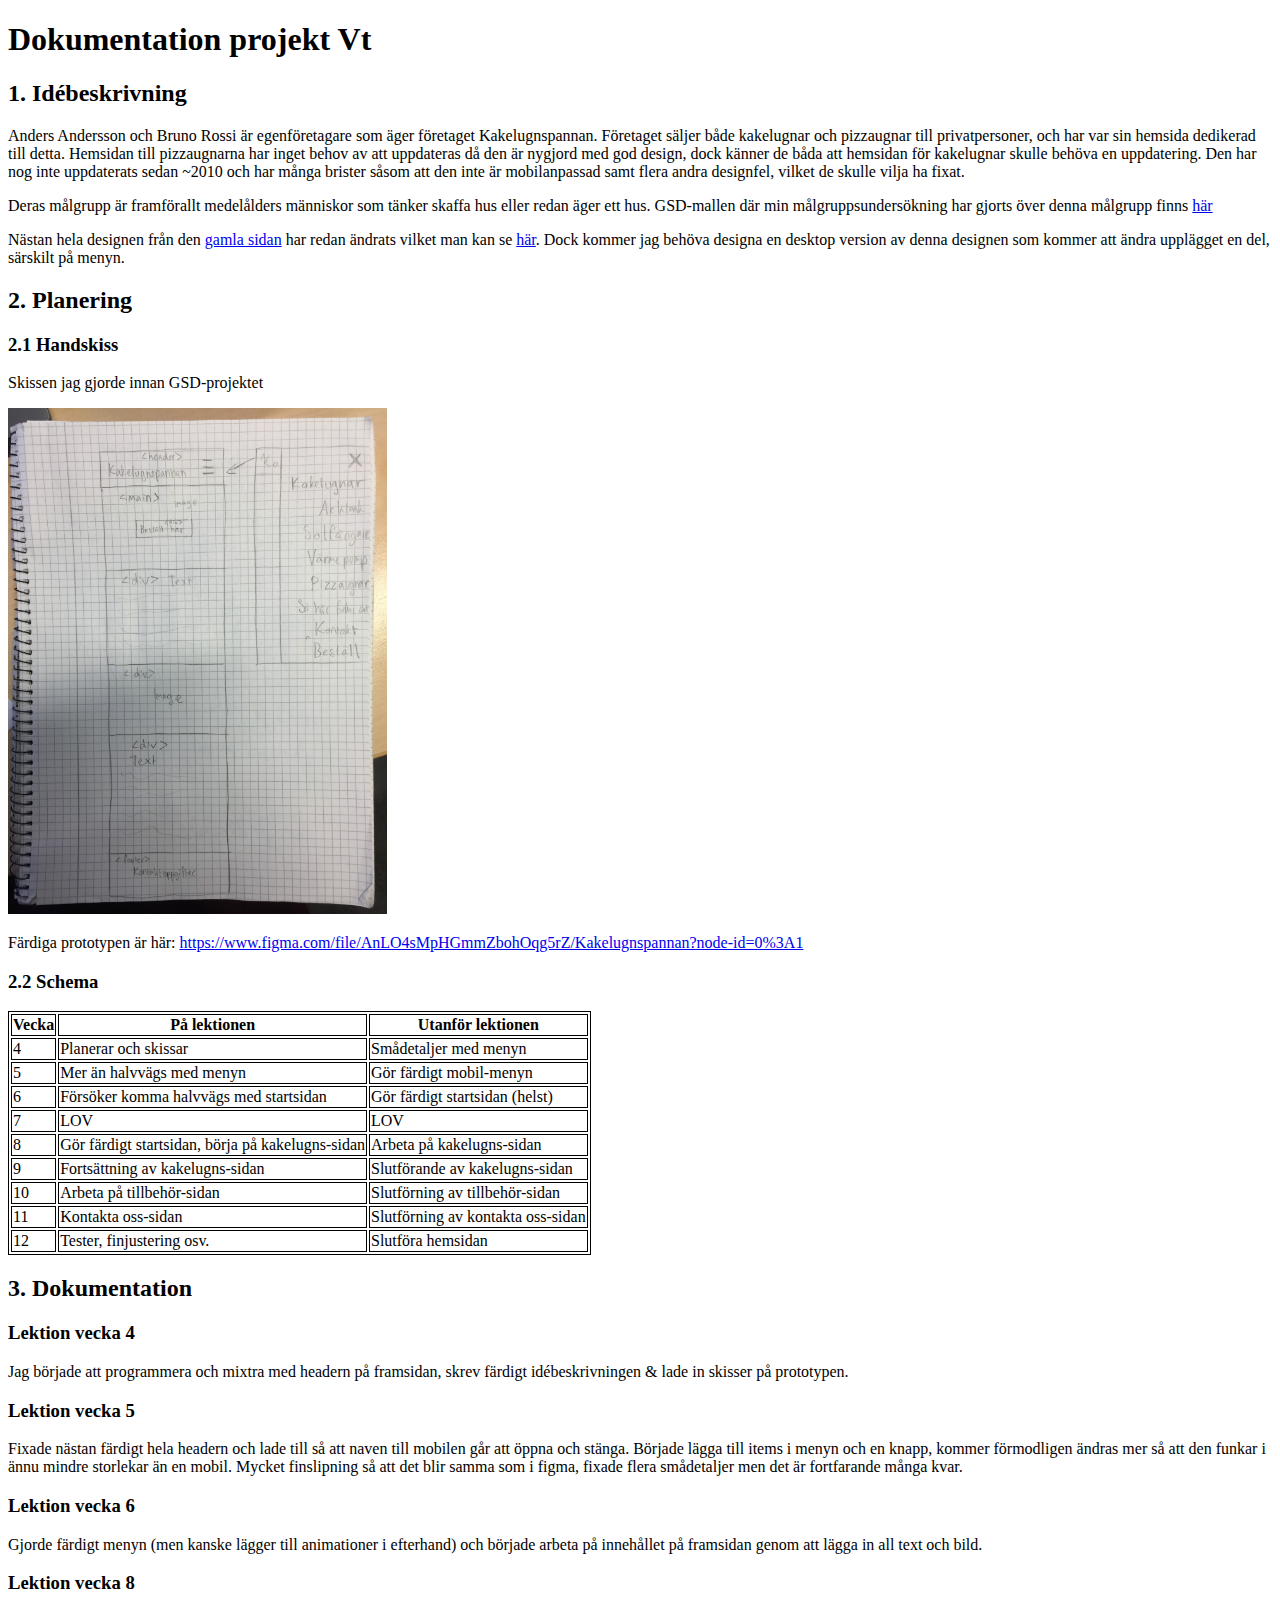
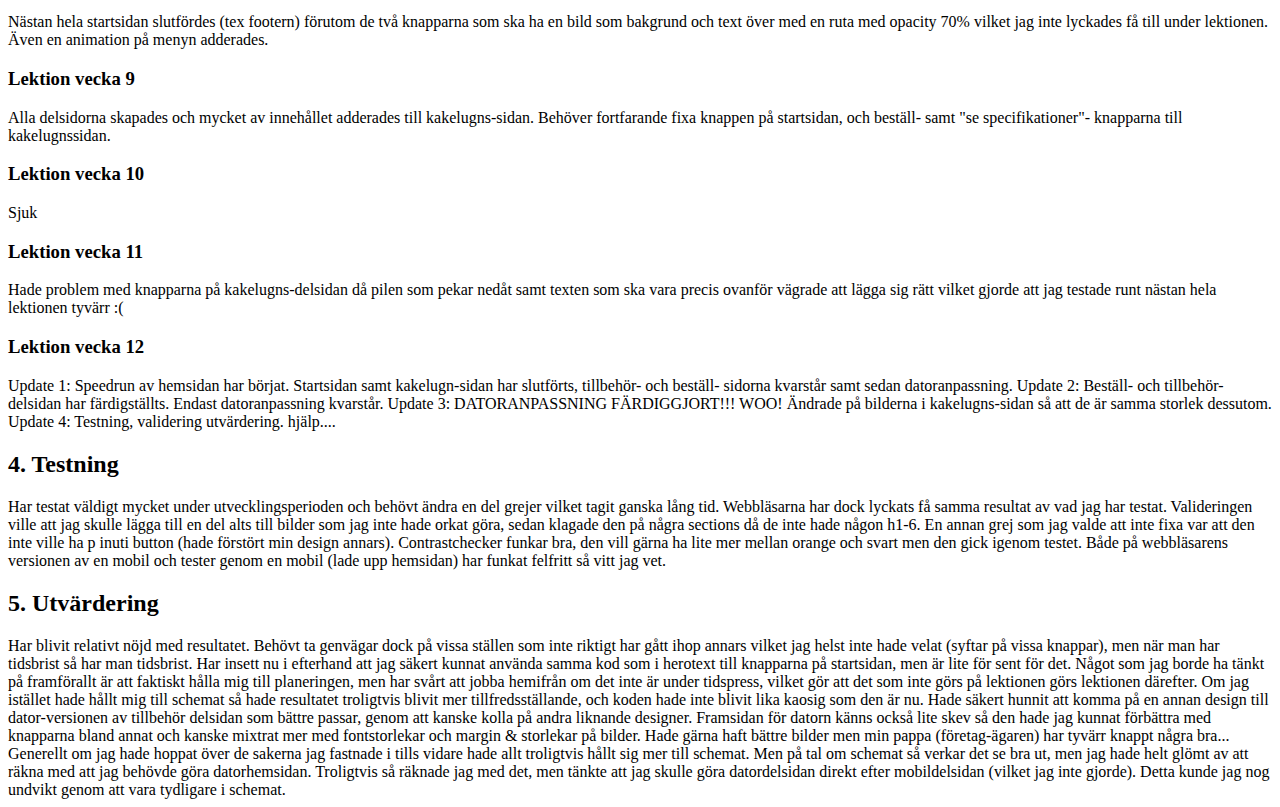
<file: misc/planering.html>
<!-- Se den kommenterade texten i detta html-dokument för att se exempel och förklaringar på hur dokumentationen ska vara uppbyggd. -->

<!-- Länka till detta planeringsdokument i footern till din hemsida. -->

<!DOCTYPE html>
<html lang="en">

<head>
    <meta charset="UTF-8">
    <meta name="viewport" content="width=device-width, initial-scale=1.0">
    <meta http-equiv="X-UA-Compatible" content="ie=edge">
    <title>Dokumentation projekt Vt</title>

    <style>
        table,
        td,
        th {
            border: 1px solid black
        }
    </style>

</head>

<body>

    <h1>Dokumentation projekt Vt</h1>

    <h2>1. Idébeskrivning</h2>
    <!-- Vad ska du göra? Vilken är din målgrupp? Om du utvecklar en tidigare sida; Vad ska du förändra/utveckla? -->
    <p>
        Anders Andersson och Bruno Rossi är egenföretagare som äger företaget Kakelugnspannan. Företaget säljer både
        kakelugnar och pizzaugnar till privatpersoner, och har var sin hemsida dedikerad till detta. Hemsidan till
        pizzaugnarna har inget behov av att uppdateras då den är nygjord med god design, dock känner de båda att
        hemsidan för kakelugnar skulle behöva en uppdatering. Den har nog inte uppdaterats sedan ~2010 och har många
        brister såsom att den inte är mobilanpassad samt flera andra designfel, vilket de skulle vilja ha fixat.
    </p>
    <p>
        Deras målgrupp är framförallt medelålders människor som tänker skaffa hus eller redan äger ett hus. GSD-mallen
        där min målgruppsundersökning har gjorts över denna målgrupp finns
        <a
            href="https://docs.google.com/document/d/14uUwqoVQxoe9jDc9enIIDRUWsd7eflPyIpAaocHaTBc/edit?usp=sharing">här</a>
    </p>
    <p>
        Nästan hela designen från den <a href="https://www.kakelugnspannan.com/">gamla sidan</a> har redan ändrats
        vilket man kan se <a
            href="https://www.figma.com/file/AnLO4sMpHGmmZbohOqg5rZ/Kakelugnspannan?node-id=0%3A1">här</a>. Dock kommer
        jag behöva
        designa en desktop version av denna designen som kommer att ändra upplägget en del, särskilt på menyn.
    </p>

    <h2>2. Planering</h2>

    <h3>2.1 Handskiss</h3>
    <!-- Här lägger du en bild på din handskiss av layouten. Viktigt att du beskriver vilka boxelement som ska användas. Visa även hur du tänker med ditt grid (Hur många kolumner?) -->
    <p>Skissen jag gjorde innan GSD-projektet</p>
    <img src="IMG_2653.JPG" alt="skiss över hemsidan" style="width: 30%;">
    <p>Färdiga prototypen är här: <a
            href="https://www.figma.com/file/AnLO4sMpHGmmZbohOqg5rZ/Kakelugnspannan?node-id=0%3A1">https://www.figma.com/file/AnLO4sMpHGmmZbohOqg5rZ/Kakelugnspannan?node-id=0%3A1</a>
    </p>

    <h3>2.2 Schema</h3>
    <!-- Vad ska du göra när? Inte för detaljerat. -->

    <table>
        <tr>
            <th>Vecka</th>
            <th>På lektionen</th>
            <th>Utanför lektionen</th>
        </tr>

        <tr>
            <td>4</td>
            <td>
                Planerar och skissar
                <!-- Vad görs på lektionen vecka 4? -->
            </td>
            <td>
                <!-- Vad görs utanför lektionen vecka 4? -->
                Smådetaljer med menyn
            </td>
        </tr>

        <tr>
            <td>5</td>
            <td>
                <!-- Vad görs på lektionen vecka 5? -->
                Mer än halvvägs med menyn
            </td>
            <td>
                <!-- Vad görs utanför lektionen vecka 5? -->
                Gör färdigt mobil-menyn
            </td>
        </tr>

        <tr>
            <td>6</td>
            <td>
                <!-- Vad görs på lektionen vecka 6? -->
                Försöker komma halvvägs med startsidan
            </td>
            <td>
                <!-- Vad görs utanför lektionen vecka 6? -->
                Gör färdigt startsidan (helst)
            </td>
        </tr>

        <tr>
            <td>7</td>
            <td>
                <!-- Vad görs på lektionen vecka 7? -->
                LOV
            </td>
            <td>
                <!-- Vad görs utanför lektionen vecka 7? -->
                LOV
            </td>
        </tr>

        <tr>
            <td>8</td>
            <td>
                <!-- Vad görs på lektionen vecka 8? -->
                Gör färdigt startsidan, börja på kakelugns-sidan
            </td>
            <td>
                <!-- Vad görs utanför lektionen vecka 8? -->
                Arbeta på kakelugns-sidan
            </td>
        </tr>

        <tr>
            <td>9</td>
            <td>
                <!-- Vad görs på lektionen vecka 9? -->
                Fortsättning av kakelugns-sidan
            </td>
            <td>
                <!-- Vad görs utanför lektionen vecka 9? -->
                Slutförande av kakelugns-sidan
            </td>
        </tr>

        <tr>
            <td>10</td>
            <td>
                <!-- Vad görs på lektionen vecka 10? -->
                Arbeta på tillbehör-sidan
            </td>
            <td>
                <!-- Vad görs utanför lektionen vecka 10? -->
                Slutförning av tillbehör-sidan
            </td>
        </tr>

        <tr>
            <td>11</td>
            <td>
                <!-- Vad görs på lektionen vecka 11? -->
                Kontakta oss-sidan
            </td>
            <td>
                <!-- Vad görs utanför lektionen vecka 11? -->
                Slutförning av kontakta oss-sidan
            </td>
        </tr>

        <tr>
            <td>12</td>
            <td>
                <!-- Vad görs på lektionen vecka 12? -->
                Tester, finjustering osv.
            </td>
            <td>
                <!-- Vad görs utanför lektionen vecka 12? -->
                Slutföra hemsidan
            </td>
        </tr>

    </table>


    <h2>3. Dokumentation</h2>
    <!-- Här skriver du efter varje lektion. Vad har jag gjort? Vad gick bra? Vad gick mindre bra? Vad ska jag tänka på till nästa gång? -->

    <h3>Lektion vecka 4</h3>
    <!-- Fyll på med dokumentation här. -->
    Jag började att programmera och mixtra med headern på framsidan, skrev färdigt idébeskrivningen & lade in skisser på
    prototypen.
    <h3>Lektion vecka 5</h3>
    <!-- Fyll på med dokumentation här. -->
    Fixade nästan färdigt hela headern och lade till så att naven till mobilen går att öppna och stänga. Började lägga
    till items i menyn och en knapp, kommer förmodligen ändras mer så att den funkar i ännu mindre storlekar än en
    mobil. Mycket finslipning så att det blir samma som i figma, fixade flera smådetaljer men det är fortfarande många
    kvar.
    <h3>Lektion vecka 6</h3>
    <!-- Fyll på med dokumentation här. -->
    Gjorde färdigt menyn (men kanske lägger till animationer i efterhand) och började arbeta på innehållet på framsidan
    genom att lägga in all text och bild.
    <h3>Lektion vecka 8</h3>
    <!-- Fyll på med dokumentation här. -->
    Nästan hela startsidan slutfördes (tex footern) förutom de två knapparna som ska ha en bild som bakgrund och text
    över med en ruta med opacity 70% vilket jag inte lyckades få till under lektionen. Även en animation på menyn
    adderades.
    <h3>Lektion vecka 9</h3>
    <!-- Fyll på med dokumentation här. -->
    Alla delsidorna skapades och mycket av innehållet adderades till kakelugns-sidan. Behöver fortfarande fixa knappen
    på startsidan, och beställ- samt "se specifikationer"- knapparna till kakelugnssidan.
    <h3>Lektion vecka 10</h3>
    <!-- Fyll på med dokumentation här. -->
    Sjuk
    <h3>Lektion vecka 11</h3>
    <!-- Fyll på med dokumentation här. -->
    Hade problem med knapparna på kakelugns-delsidan då pilen som pekar nedåt samt texten som ska vara precis ovanför
    vägrade att lägga sig rätt vilket gjorde att jag testade runt nästan hela lektionen tyvärr :(
    <h3>Lektion vecka 12</h3>
    <!-- Fyll på med dokumentation här. -->
    Update 1: Speedrun av hemsidan har börjat. Startsidan samt kakelugn-sidan har slutförts, tillbehör- och beställ-
    sidorna kvarstår samt sedan datoranpassning.
    Update 2: Beställ- och tillbehör- delsidan har färdigställts. Endast datoranpassning kvarstår.
    Update 3: DATORANPASSNING FÄRDIGGJORT!!! WOO! Ändrade på bilderna i kakelugns-sidan så att de är samma storlek
    dessutom.
    Update 4: Testning, validering utvärdering. hjälp....
    <h2>4. Testning</h2>
    <!-- Testa i Chrome + Firefox eller Safari (på både dator och mobil). Skiljer sig resultatet? Har du behövt anpassa ditt kod/innehåll efter de olika webbläsarna? Hur gick valideringen? Vad säger contrastchecker.com om text/bakgrundsfärg? Hur ser resultatet ut på en riktig telefon? -->

    Har testat väldigt mycket under utvecklingsperioden och behövt ändra en del grejer vilket tagit ganska lång tid.
    Webbläsarna har dock lyckats få samma resultat av vad jag har testat. Valideringen ville att jag skulle lägga till
    en del alts till bilder som jag inte hade orkat göra, sedan klagade den på några sections då de inte hade någon
    h1-6. En annan grej som jag valde att inte fixa var att den inte ville ha p inuti button (hade förstört min design
    annars). Contrastchecker funkar bra, den vill gärna ha lite mer mellan orange och svart men den gick igenom testet.
    Både på webbläsarens versionen av en mobil och tester genom en mobil (lade upp hemsidan) har funkat felfritt så vitt
    jag vet.
    <h2>5. Utvärdering</h2>
    <!-- Ex: Vad gick bra/mindre bra? (i arbetet/din förmåga).
    Nyanserat: "hur hade det blivit om jag istället hade...?"
    Konkreta förbättringsförslag i produkt + process. -->
    Har blivit relativt nöjd med resultatet. Behövt ta genvägar dock på vissa ställen som inte riktigt har gått ihop
    annars vilket jag helst inte hade velat (syftar på vissa knappar), men när man har tidsbrist så har man tidsbrist.
    Har insett nu i efterhand att jag säkert kunnat använda samma kod som i herotext till knapparna på startsidan, men
    är lite för sent för det.
    Något som jag borde ha tänkt på framförallt är att faktiskt hålla mig till planeringen, men har svårt att jobba
    hemifrån om det inte är under tidspress, vilket gör att det som inte görs på lektionen görs lektionen därefter. Om
    jag istället hade hållt mig till schemat så hade resultatet troligtvis blivit mer tillfredsställande, och koden hade inte blivit lika kaosig
    som den är nu. Hade säkert hunnit att komma på en annan design till dator-versionen av tillbehör delsidan som bättre
    passar, genom att kanske kolla på andra liknande designer. Framsidan för datorn känns också lite skev så den hade
    jag kunnat förbättra med knapparna bland annat och kanske mixtrat mer med fontstorlekar och margin & storlekar på
    bilder. Hade gärna haft bättre bilder men min pappa (företag-ägaren) har tyvärr knappt några bra...
    Generellt om jag hade hoppat över de sakerna jag fastnade i tills vidare hade allt troligtvis hållt sig mer till
    schemat. Men på tal om schemat så verkar det se bra ut, men jag hade helt glömt av att räkna med att jag behövde
    göra datorhemsidan. Troligtvis så räknade jag med det, men tänkte att jag skulle göra datordelsidan direkt efter
    mobildelsidan (vilket jag inte gjorde). Detta kunde jag nog undvikt genom att vara tydligare i schemat.
</body>

</html>
</file>
<file: css/css.css>
/*VARNING: Helt osorterat. Inte ens jag vet hur jag hittar... CTRL + F är din bäste vän just nu.... tips: media aquaries är längst ner*/

body {
    margin: 0;
}

header {
    display: flex;
    flex-direction: row;
    flex-wrap: nowrap;
    background-color: #FFB800;
    height: 68px;
    width: auto;
}

button {
    border: none;
    outline: none;
}

a {
    color: white;
    text-decoration: none;
}

.iconugn {
    flex-grow: 0;
    max-width: 50px;
}

.logo {
    flex-grow: 1;
    font-family: 'Poppins';
    font-weight: lighter;
    font-size: 7.3vw;
    margin: auto;
    max-width: 80%;
}

.menuicon {
    float: right;
    width: 42px;
}

#menu_button {
    background-color: #FFB800;
}

#main_menu {
    background-color: #333333;
    transform: translateX(115%);
    transition: transform .5s ease;
}

#main_menu.active {
    display: block;
    margin: 0;
    transform: translateX(0);
}

#exit_menu {
    float: right;
    right: 0;
    top: 0;
    padding-right: 8px;
    padding-top: 13px;
    background-color: #333333;
}

#close {
    filter: invert(100%) sepia(0%) saturate(7500%) hue-rotate(94deg) brightness(98%) contrast(107%);
}

#main_menu {
    position: fixed;
    width: 75%;
    height: 100%;
    right: 0;
    top: 0;
    z-index: 10;
}

.bestall {
    border-radius: 30px;
    background-color: #FFB800;
    color: black;
    width: 172px;
    height: 62px;
    font-family: 'Poppins';
    font-weight: bold;
    font-size: 31px;  
    margin-bottom: 27px;
    margin-left: 21px;
}

#bestall {
    position: absolute; 
    bottom: 0;
    border-radius: 30px;
    background-color: #FFB800;
    color: black;
    width: 172px;
    height: 62px;
    font-family: 'Poppins';
    font-weight: bold;
    font-size: 31px;  
    margin-bottom: 27px;
    margin-left: 21px;
}

#line {
    background-color: #FFB800;
    width: 100%;
    height: 2px;
    position: absolute;
    margin-top: 67px;
}

.navtext {
    color: white;
    font-family: 'Poppins';
    font-size: 26px;
    padding-left: 20px;
    height: 30px;
}

#navtext0 {
    color: white;
    font-family: 'Poppins';
    font-size: 26px;
    padding-left: 20px;
    height: 30px;
    padding-top: 70px;
}

#navtext1 {
    font-family: 'Poppins';
    padding-left: 20px;
    height: 30px;
    color: #FFB800; 
    font-size: 18px;
}

#navtext2 {
    color: white;
    font-family: 'Poppins';
    font-size: 26px;
    padding-left: 20px;
    height: 30px;
    padding-left: 40px; 
    margin-top: -10px;
}

#order_button {
    width: 90%; 
    padding-top: 10px; 
}

.arrdown {
    margin-bottom: 5px;
}

.arrdownimg {
    width: 25px;
}

.container {
    margin-left: 15px;
    margin-right: 15px;
    font-family: 'Sintony';
    font-size: 14px;
}

h2 {
    font-size: 24px;
    font-family: 'Poppins';
    font-weight: 100;
}

img {
    width: 100%;
}

.overlay {
    position: inherit;
    top: 0;
    bottom: 0;
    left: 0;
    right: 0;
    height: inherit;
    width: 100%;
    opacity: 0.7;
    background-color: #333333;
}
  
.text {
    color: white;
    font-size: 20px;
    position: relative;
    z-index: 2;
    text-align: center;
}


footer {
    background-color: #333333;
    height: 515px;
    color: white;
    text-align: center;
}

h3 {
    font-family: 'Poppins';
    padding-top: 45px;
    font-size: 26px;
    text-decoration: underline;
    text-decoration-color: #FFB800;
}

.ftext {
    font-family: 'Sintony';
    font-size: 20px;
    margin: 5px;
}

.cr {
    margin-top: 70px;
    font-family: 'Sintony';
    font-size: 12px;
}

.centered {
    text-align: center;
    font-size: 25px;
    padding-top: 15px;
}

.modell {
    width: 100%;
}

.name {
    padding-top: 15px;
    font-family: 'Poppins';
    font-size: 20px;
    margin: 0;
}

.price {
    font-family: 'Poppins';
    font-size: 16px;
    margin: 0;
}

.price1 {
    font-family: 'Poppins';
    font-size: 16px;
    margin: 0;
    float: right;
}


.arrow {
    width: 35%;
    vertical-align: middle;
}

.align {
    display: flex;
    vertical-align: sub;
    font-size: 16px;
    font-family: 'Sintony';
    float: right;
}

#llb {
    width: 85%; 
    padding-top: 10px; 
    padding-left: 10px;
}

/*Massor av kopior av samma sak då id:t bara funkar en gång per sida & javascripten funkar inte om det är en klass*/
#collapsible {
  cursor: pointer;
  background-color: white;
  margin: auto;
  display: block;
  font-size: 16px;
  font-family: 'Sintony';
}
#content {
  padding: 0 18px;
  display: none;
  overflow: hidden;
  background-color: white;
  font-family: 'Sintony';
  font-size: 13.5px;
  margin-top: -60px;
  position: relative;
}
#content.active {
    display: block;
}
#recall {
    margin: auto;
    display: grid;
    background-color: white;
}
#collapsible1 {
    cursor: pointer;
    background-color: white;
    margin: auto;
    display: block;
    font-size: 16px;
    font-family: 'Sintony';
}
#content1 {
    padding: 0 18px;
    display: none;
    overflow: hidden;
    background-color: white;
    font-family: 'Sintony';
    font-size: 13.5px;
    margin-top: -60px;
    position: relative;
}
#content1.active {
    display: block;
}
#recall1 {
    margin: auto;
    display: grid;
    background-color: white;
}
#collapsible2 {
    cursor: pointer;
    background-color: white;
    margin: auto;
    display: block;
    font-size: 16px;
    font-family: 'Sintony';
}
#content2 {
    padding: 0 18px;
    display: none;
    overflow: hidden;
    background-color: white;
    font-family: 'Sintony';
    font-size: 13.5px;
    margin-top: -60px;
    position: relative;
}
#content2.active {
    display: block;
}
#recall2 {
    margin: auto;
    display: grid;
    background-color: white;
}
#collapsible3 {
    cursor: pointer;
    background-color: white;
    margin: auto;
    display: block;
    font-size: 16px;
    font-family: 'Sintony';
}
#content3 {
    padding: 0 18px;
    display: none;
    overflow: hidden;
    background-color: white;
    font-family: 'Sintony';
    font-size: 13.5px;
    margin-top: -60px;
    position: relative;
}
#content3.active {
    display: block;
}
#recall3 {
    margin: auto;
    display: grid;
    background-color: white;
}
#collapsible4 {
    cursor: pointer;
    background-color: white;
    margin: auto;
    display: block;
    font-size: 16px;
    font-family: 'Sintony';
}
#content4 {
    padding: 0 18px;
    display: none;
    overflow: hidden;
    background-color: white;
    font-family: 'Sintony';
    font-size: 13.5px;
    margin-top: -60px;
    position: relative;
}
#content4.active {
    display: block;
}
#recall4 {
    margin: auto;
    display: grid;
    background-color: white;
}
#collapsible5 {
    cursor: pointer;
    background-color: white;
    margin: auto;
    display: block;
    font-size: 16px;
    font-family: 'Sintony';
}
#content5 {
    padding: 0 18px;
    display: none;
    overflow: hidden;
    background-color: white;
    font-family: 'Sintony';
    font-size: 13.5px;
    margin-top: -60px;
    position: relative;
}
#content5.active {
    display: block;
}
#recall5 {
    margin: auto;
    display: grid;
    background-color: white;
}
#collapsible6 {
    cursor: pointer;
    background-color: white;
    margin: auto;
    display: block;
    font-size: 16px;
    font-family: 'Sintony';
}
#content6 {
    padding: 0 18px;
    display: none;
    overflow: hidden;
    background-color: white;
    font-family: 'Sintony';
    font-size: 13.5px;
    margin-top: -60px;
    position: relative;
}
#content6.active {
    display: block;
}
#recall6 {
    margin: auto;
    display: grid;
    background-color: white;
}




.compact {
    display: flex;
    flex-direction: row;
    justify-content: space-between;
    font-size: 16px;
}

.note {
    line-height: 110%;
    font-size: 12px;
    margin: 0;
    padding-top: 3px;
}

b {
    color: black;
}

#t650 {
    line-height: 140%;
    padding-bottom: 5px;
}

.line1 {
    background-color: black;
    height: 2px;
    margin-top: 25px;
}

#pfl {
    padding-top: 30px;
    margin-bottom: -28px;
}

.mail {
    color: cornflowerblue;
}

.collapsible {
    margin: auto;
    display: block;
    font-size: 25px;
    padding-top: 15px;
    font-size: 24px;
    font-family: 'Poppins';
    font-weight: 100;
    background-color: white;
}
  
.content {
    display: none;
}

.line2 {
    background-color: #FFB800;
    height: 2px;
    width: 100%;
}

.details {
    font-family: 'Sintony';
    font-size: 13.5px;
    padding-left: 10px;
}

.detailstop {
    font-family: 'Sintony';
    font-size: 13.5px;
    padding-left: 10px;
    padding-top: 10px;
}

.item {
    margin-left: 15px;
    margin-right: 15px;
    padding-bottom: 20px;
}

#ilt {
    text-align: center;
    font-family: 'Sintony';
    padding: 20px;
    padding-bottom: 0;
}

.pc {
    display: none;
}

.nav2 {
    display: none;
}

.mobilehidden {
    display: none;
}

.hero-image {
    background-position: center;
    background-repeat: no-repeat;
    background-size: cover;
    position: relative;
  }
  
.hero-text {
    text-align: center;
    position: absolute;
    top: 50%;
    left: 50%;
    transform: translate(-50%, -50%);
    color: white;
    font-style: 'Sintony';
    font-weight: 0;
    width: 70%;
}

.hero-text h2 {
    font-size: 34px;
    font-weight: normal;
    margin: 0;
    padding: 0;
}

.hero-text h3 {
    font-size: 24px;
    text-decoration: none;
    margin: 0;
    font-weight: normal;
    padding: 0;
}

hr {
    height: 2px;
    margin: 0;
    background-color: black;
}

.knappar {
    display: none;
}

#iimg1 {
    width: 100%;
    padding-bottom: 20px;
}

#iimg2 {
    width: 100%;
}

#iimg3 {
    width: 40%; 
    display: grid; 
    margin: auto;
}

#container1 {
    margin-left: 15px;
    margin-right: 15px;
    font-family: 'Sintony';
}


@media only screen and (min-width: 992px) {

    header {
        height: 100px;
    }

    .logo {
        margin-left: 3px;
        font-size: 210%;
        padding-right: 20px;
    }

    .iconugn {
        width: 75px;
        max-width: 75px;
    }

    #menu_button {
        display: none;
    }

    .pc {
        display: block;
        flex-grow: 1;
        font-family: 'Poppins';
        font-size: 170%;
        margin: auto;
        grid-gap: 2px;
    }

    a {
        color: black;
    }

    
    .hero-text h2 {
        padding: 25px;
        font-size: 46px;
    }
    .hero-text h3 {
        padding: 25px;
        font-size: 36px;
    }

    dt {
        font-size: 16px;
    }

    .nav2 {
        display: grid;
        grid-template-columns: 1fr 1fr 1fr 1fr;
    }

    .bestall {
        background-color: #333333;
        margin: auto;
        margin-right: 5%;
    }

    .mobilehidden {
        display: block;
    }
    
    .pchidden {
        display: none;
    }

    .cfr1 {
        font-size: 60px;
    }

    #cfr2 {
        font-size: 45px;
    }

    h2 {
        padding-top: 26px;
        font-size: 34px;
        margin-bottom: 10px;
    }

    p {
        font-size: 16px;
    }

    #iimg1 {
        display: grid; 
        margin: auto;
        width: 70%;
    }
    
    #iimg2 {
        display: grid; 
        margin: auto;
        width: 70%;
    }
    
    #iimg3 {
        width: 20%; 
        display: grid; 
        margin: auto;
        padding-bottom: 50px;
    }

    .modell {
        display: block;
        margin: auto;
        width: 60%;
    }

    .item {
        margin-left: 25%;
        margin-right: 25%;
    }

    h3 {
        font-size: 30px;
    }

    .columns {
        display: grid;
        grid-template-columns: 1fr 1fr;
        margin-left: 15%;
        margin-right: 15%;
    }

    footer {
        height: 400px;
    }

    .knappar {
        display: grid;
        grid-template-columns: 1fr 1fr;
        padding-top: 70px;
    }

    #content {
        margin-left: 20%;
        margin-right: 20%;
    }
    #content1 {
        margin-left: 20%;
        margin-right: 20%;
    }
    #content2 {
        margin-left: 20%;
        margin-right: 20%;
    }
    #content3 {
        margin-left: 20%;
        margin-right: 20%;
    }
    #content4 {
        margin-left: 20%;
        margin-right: 20%;
    }
    #content5 {
        margin-left: 20%;
        margin-right: 20%;
    }
    #content6 {
        margin-left: 30%;
        margin-right: 30%;
    }

    #container1 {
        margin-left: 30%;
        margin-right: 30%;
        font-family: 'Sintony';
        font-size: 14px;
    }

    .t70s50 {
        display: grid;
        grid-template-columns: 1fr 1fr;
    }

    #modell {
        width: 40%;
        display: block;
        margin: auto;
    }

    #pfl {
        width: 40%;
        margin: auto;
        display: block;
        padding-bottom: 40px;
    }
}

@media only screen and (min-width: 520px) {
    .container {
        margin-left: 20%;
        margin-right: 20%;
    }
        .logo {
        margin-left: 3px;
        font-size: 35px;
    }

    #main_menu {
        width: 50%;
    }

    .hero-text h2 {
        padding: 18px;
        font-size: 44px;
    }
    .hero-text h3 {
        padding: 18px;
        font-size: 34px;
    }
}
</file>
